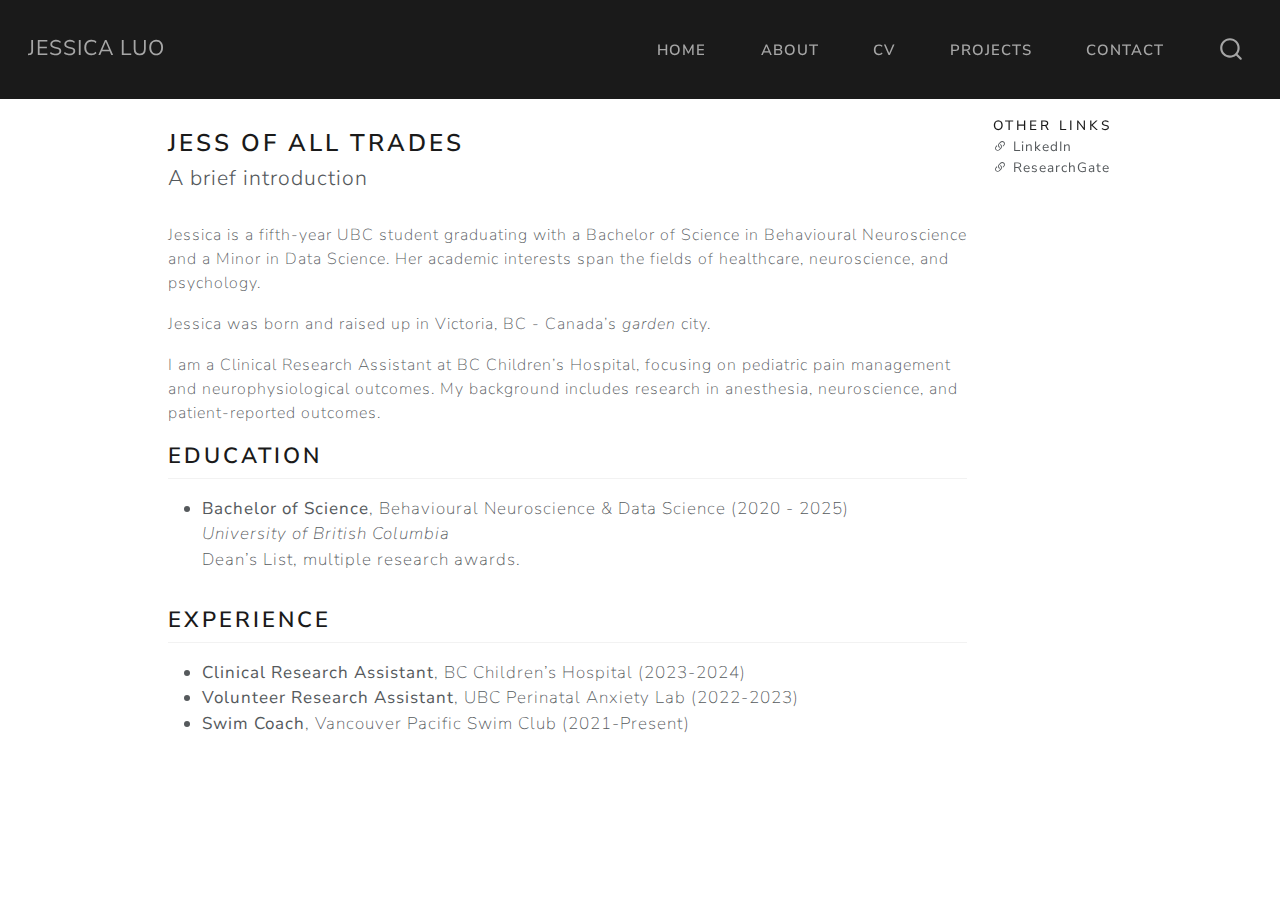
<file: docs/about.html>
<!DOCTYPE html>
<html xmlns="http://www.w3.org/1999/xhtml" lang="en" xml:lang="en"><head>

<meta charset="utf-8">
<meta name="generator" content="quarto-1.6.40">

<meta name="viewport" content="width=device-width, initial-scale=1.0, user-scalable=yes">


<title>Jess of All Trades – Jessica Luo</title>
<style>
code{white-space: pre-wrap;}
span.smallcaps{font-variant: small-caps;}
div.columns{display: flex; gap: min(4vw, 1.5em);}
div.column{flex: auto; overflow-x: auto;}
div.hanging-indent{margin-left: 1.5em; text-indent: -1.5em;}
ul.task-list{list-style: none;}
ul.task-list li input[type="checkbox"] {
  width: 0.8em;
  margin: 0 0.8em 0.2em -1em; /* quarto-specific, see https://github.com/quarto-dev/quarto-cli/issues/4556 */ 
  vertical-align: middle;
}
</style>


<script src="site_libs/quarto-nav/quarto-nav.js"></script>
<script src="site_libs/quarto-nav/headroom.min.js"></script>
<script src="site_libs/clipboard/clipboard.min.js"></script>
<script src="site_libs/quarto-search/autocomplete.umd.js"></script>
<script src="site_libs/quarto-search/fuse.min.js"></script>
<script src="site_libs/quarto-search/quarto-search.js"></script>
<meta name="quarto:offset" content="./">
<script src="site_libs/quarto-html/quarto.js"></script>
<script src="site_libs/quarto-html/popper.min.js"></script>
<script src="site_libs/quarto-html/tippy.umd.min.js"></script>
<script src="site_libs/quarto-html/anchor.min.js"></script>
<link href="site_libs/quarto-html/tippy.css" rel="stylesheet">
<link href="site_libs/quarto-html/quarto-syntax-highlighting-549806ee2085284f45b00abea8c6df48.css" rel="stylesheet" id="quarto-text-highlighting-styles">
<script src="site_libs/bootstrap/bootstrap.min.js"></script>
<link href="site_libs/bootstrap/bootstrap-icons.css" rel="stylesheet">
<link href="site_libs/bootstrap/bootstrap-881dbf22b6519a92eba1056030b61ac1.min.css" rel="stylesheet" append-hash="true" id="quarto-bootstrap" data-mode="light">
<script id="quarto-search-options" type="application/json">{
  "location": "navbar",
  "copy-button": false,
  "collapse-after": 3,
  "panel-placement": "end",
  "type": "overlay",
  "limit": 50,
  "keyboard-shortcut": [
    "f",
    "/",
    "s"
  ],
  "show-item-context": false,
  "language": {
    "search-no-results-text": "No results",
    "search-matching-documents-text": "matching documents",
    "search-copy-link-title": "Copy link to search",
    "search-hide-matches-text": "Hide additional matches",
    "search-more-match-text": "more match in this document",
    "search-more-matches-text": "more matches in this document",
    "search-clear-button-title": "Clear",
    "search-text-placeholder": "",
    "search-detached-cancel-button-title": "Cancel",
    "search-submit-button-title": "Submit",
    "search-label": "Search"
  }
}</script>
<style>html{ scroll-behavior: smooth; }</style>


<link rel="stylesheet" href="styles.css">
</head>

<body class="nav-fixed">

<div id="quarto-search-results"></div>
  <header id="quarto-header" class="headroom fixed-top">
    <nav class="navbar navbar-expand-lg " data-bs-theme="dark">
      <div class="navbar-container container-fluid">
      <div class="navbar-brand-container mx-auto">
    <a class="navbar-brand" href="./index.html">
    <span class="navbar-title">Jessica Luo</span>
    </a>
  </div>
            <div id="quarto-search" class="" title="Search"></div>
          <button class="navbar-toggler" type="button" data-bs-toggle="collapse" data-bs-target="#navbarCollapse" aria-controls="navbarCollapse" role="menu" aria-expanded="false" aria-label="Toggle navigation" onclick="if (window.quartoToggleHeadroom) { window.quartoToggleHeadroom(); }">
  <span class="navbar-toggler-icon"></span>
</button>
          <div class="collapse navbar-collapse" id="navbarCollapse">
            <ul class="navbar-nav navbar-nav-scroll ms-auto">
  <li class="nav-item">
    <a class="nav-link" href="./index.html"> 
<span class="menu-text">home</span></a>
  </li>  
  <li class="nav-item">
    <a class="nav-link active" href="./about.html" aria-current="page"> 
<span class="menu-text">about</span></a>
  </li>  
  <li class="nav-item">
    <a class="nav-link" href="./research.html"> 
<span class="menu-text">CV</span></a>
  </li>  
  <li class="nav-item">
    <a class="nav-link" href="./projects.html"> 
<span class="menu-text">projects</span></a>
  </li>  
  <li class="nav-item">
    <a class="nav-link" href="./contact.html"> 
<span class="menu-text">contact</span></a>
  </li>  
</ul>
          </div> <!-- /navcollapse -->
            <div class="quarto-navbar-tools">
</div>
      </div> <!-- /container-fluid -->
    </nav>
</header>
<!-- content -->
<div id="quarto-content" class="quarto-container page-columns page-rows-contents page-layout-article page-navbar">
<!-- sidebar -->
<!-- margin-sidebar -->
    <div id="quarto-margin-sidebar" class="sidebar margin-sidebar">
    <div class="quarto-other-links"><h2>Other Links</h2><ul><li><a href="https://www.linkedin.com/in/luo-jessica/"><i class="bi bi-link-45deg"></i>LinkedIn</a></li><li><a href="https://www.researchgate.net/profile/Jessica-Luo-12"><i class="bi bi-link-45deg"></i>ResearchGate</a></li></ul></div></div>
<!-- main -->
<main class="content" id="quarto-document-content">

<header id="title-block-header" class="quarto-title-block default">
<div class="quarto-title">
<h1 class="title">Jess of All Trades</h1>
<p class="subtitle lead">A brief introduction</p>
</div>



<div class="quarto-title-meta">

    
  
    
  </div>
  


</header>


<p>Jessica is a fifth-year UBC student graduating with a Bachelor of Science in Behavioural Neuroscience and a Minor in Data Science. Her academic interests span the fields of healthcare, neuroscience, and psychology.</p>
<p>Jessica was born and raised up in Victoria, BC - Canada’s <em>garden</em> city.</p>
<p>I am a Clinical Research Assistant at BC Children’s Hospital, focusing on pediatric pain management and neurophysiological outcomes. My background includes research in anesthesia, neuroscience, and patient-reported outcomes.</p>
<section id="education" class="level2">
<h2 class="anchored" data-anchor-id="education">Education</h2>
<ul>
<li><strong>Bachelor of Science</strong>, Behavioural Neuroscience &amp; Data Science (2020 - 2025)<br>
<em>University of British Columbia</em><br>
Dean’s List, multiple research awards.</li>
</ul>
</section>
<section id="experience" class="level2">
<h2 class="anchored" data-anchor-id="experience">Experience</h2>
<ul>
<li><strong>Clinical Research Assistant</strong>, BC Children’s Hospital (2023-2024)<br>
</li>
<li><strong>Volunteer Research Assistant</strong>, UBC Perinatal Anxiety Lab (2022-2023)<br>
</li>
<li><strong>Swim Coach</strong>, Vancouver Pacific Swim Club (2021-Present)</li>
</ul>


</section>

</main> <!-- /main -->
<script id="quarto-html-after-body" type="application/javascript">
window.document.addEventListener("DOMContentLoaded", function (event) {
  const toggleBodyColorMode = (bsSheetEl) => {
    const mode = bsSheetEl.getAttribute("data-mode");
    const bodyEl = window.document.querySelector("body");
    if (mode === "dark") {
      bodyEl.classList.add("quarto-dark");
      bodyEl.classList.remove("quarto-light");
    } else {
      bodyEl.classList.add("quarto-light");
      bodyEl.classList.remove("quarto-dark");
    }
  }
  const toggleBodyColorPrimary = () => {
    const bsSheetEl = window.document.querySelector("link#quarto-bootstrap");
    if (bsSheetEl) {
      toggleBodyColorMode(bsSheetEl);
    }
  }
  toggleBodyColorPrimary();  
  const icon = "";
  const anchorJS = new window.AnchorJS();
  anchorJS.options = {
    placement: 'right',
    icon: icon
  };
  anchorJS.add('.anchored');
  const isCodeAnnotation = (el) => {
    for (const clz of el.classList) {
      if (clz.startsWith('code-annotation-')) {                     
        return true;
      }
    }
    return false;
  }
  const onCopySuccess = function(e) {
    // button target
    const button = e.trigger;
    // don't keep focus
    button.blur();
    // flash "checked"
    button.classList.add('code-copy-button-checked');
    var currentTitle = button.getAttribute("title");
    button.setAttribute("title", "Copied!");
    let tooltip;
    if (window.bootstrap) {
      button.setAttribute("data-bs-toggle", "tooltip");
      button.setAttribute("data-bs-placement", "left");
      button.setAttribute("data-bs-title", "Copied!");
      tooltip = new bootstrap.Tooltip(button, 
        { trigger: "manual", 
          customClass: "code-copy-button-tooltip",
          offset: [0, -8]});
      tooltip.show();    
    }
    setTimeout(function() {
      if (tooltip) {
        tooltip.hide();
        button.removeAttribute("data-bs-title");
        button.removeAttribute("data-bs-toggle");
        button.removeAttribute("data-bs-placement");
      }
      button.setAttribute("title", currentTitle);
      button.classList.remove('code-copy-button-checked');
    }, 1000);
    // clear code selection
    e.clearSelection();
  }
  const getTextToCopy = function(trigger) {
      const codeEl = trigger.previousElementSibling.cloneNode(true);
      for (const childEl of codeEl.children) {
        if (isCodeAnnotation(childEl)) {
          childEl.remove();
        }
      }
      return codeEl.innerText;
  }
  const clipboard = new window.ClipboardJS('.code-copy-button:not([data-in-quarto-modal])', {
    text: getTextToCopy
  });
  clipboard.on('success', onCopySuccess);
  if (window.document.getElementById('quarto-embedded-source-code-modal')) {
    const clipboardModal = new window.ClipboardJS('.code-copy-button[data-in-quarto-modal]', {
      text: getTextToCopy,
      container: window.document.getElementById('quarto-embedded-source-code-modal')
    });
    clipboardModal.on('success', onCopySuccess);
  }
    var localhostRegex = new RegExp(/^(?:http|https):\/\/localhost\:?[0-9]*\//);
    var mailtoRegex = new RegExp(/^mailto:/);
      var filterRegex = new RegExp('/' + window.location.host + '/');
    var isInternal = (href) => {
        return filterRegex.test(href) || localhostRegex.test(href) || mailtoRegex.test(href);
    }
    // Inspect non-navigation links and adorn them if external
 	var links = window.document.querySelectorAll('a[href]:not(.nav-link):not(.navbar-brand):not(.toc-action):not(.sidebar-link):not(.sidebar-item-toggle):not(.pagination-link):not(.no-external):not([aria-hidden]):not(.dropdown-item):not(.quarto-navigation-tool):not(.about-link)');
    for (var i=0; i<links.length; i++) {
      const link = links[i];
      if (!isInternal(link.href)) {
        // undo the damage that might have been done by quarto-nav.js in the case of
        // links that we want to consider external
        if (link.dataset.originalHref !== undefined) {
          link.href = link.dataset.originalHref;
        }
          // target, if specified
          link.setAttribute("target", "_blank");
          if (link.getAttribute("rel") === null) {
            link.setAttribute("rel", "noopener");
          }
      }
    }
  function tippyHover(el, contentFn, onTriggerFn, onUntriggerFn) {
    const config = {
      allowHTML: true,
      maxWidth: 500,
      delay: 100,
      arrow: false,
      appendTo: function(el) {
          return el.parentElement;
      },
      interactive: true,
      interactiveBorder: 10,
      theme: 'quarto',
      placement: 'bottom-start',
    };
    if (contentFn) {
      config.content = contentFn;
    }
    if (onTriggerFn) {
      config.onTrigger = onTriggerFn;
    }
    if (onUntriggerFn) {
      config.onUntrigger = onUntriggerFn;
    }
    window.tippy(el, config); 
  }
  const noterefs = window.document.querySelectorAll('a[role="doc-noteref"]');
  for (var i=0; i<noterefs.length; i++) {
    const ref = noterefs[i];
    tippyHover(ref, function() {
      // use id or data attribute instead here
      let href = ref.getAttribute('data-footnote-href') || ref.getAttribute('href');
      try { href = new URL(href).hash; } catch {}
      const id = href.replace(/^#\/?/, "");
      const note = window.document.getElementById(id);
      if (note) {
        return note.innerHTML;
      } else {
        return "";
      }
    });
  }
  const xrefs = window.document.querySelectorAll('a.quarto-xref');
  const processXRef = (id, note) => {
    // Strip column container classes
    const stripColumnClz = (el) => {
      el.classList.remove("page-full", "page-columns");
      if (el.children) {
        for (const child of el.children) {
          stripColumnClz(child);
        }
      }
    }
    stripColumnClz(note)
    if (id === null || id.startsWith('sec-')) {
      // Special case sections, only their first couple elements
      const container = document.createElement("div");
      if (note.children && note.children.length > 2) {
        container.appendChild(note.children[0].cloneNode(true));
        for (let i = 1; i < note.children.length; i++) {
          const child = note.children[i];
          if (child.tagName === "P" && child.innerText === "") {
            continue;
          } else {
            container.appendChild(child.cloneNode(true));
            break;
          }
        }
        if (window.Quarto?.typesetMath) {
          window.Quarto.typesetMath(container);
        }
        return container.innerHTML
      } else {
        if (window.Quarto?.typesetMath) {
          window.Quarto.typesetMath(note);
        }
        return note.innerHTML;
      }
    } else {
      // Remove any anchor links if they are present
      const anchorLink = note.querySelector('a.anchorjs-link');
      if (anchorLink) {
        anchorLink.remove();
      }
      if (window.Quarto?.typesetMath) {
        window.Quarto.typesetMath(note);
      }
      if (note.classList.contains("callout")) {
        return note.outerHTML;
      } else {
        return note.innerHTML;
      }
    }
  }
  for (var i=0; i<xrefs.length; i++) {
    const xref = xrefs[i];
    tippyHover(xref, undefined, function(instance) {
      instance.disable();
      let url = xref.getAttribute('href');
      let hash = undefined; 
      if (url.startsWith('#')) {
        hash = url;
      } else {
        try { hash = new URL(url).hash; } catch {}
      }
      if (hash) {
        const id = hash.replace(/^#\/?/, "");
        const note = window.document.getElementById(id);
        if (note !== null) {
          try {
            const html = processXRef(id, note.cloneNode(true));
            instance.setContent(html);
          } finally {
            instance.enable();
            instance.show();
          }
        } else {
          // See if we can fetch this
          fetch(url.split('#')[0])
          .then(res => res.text())
          .then(html => {
            const parser = new DOMParser();
            const htmlDoc = parser.parseFromString(html, "text/html");
            const note = htmlDoc.getElementById(id);
            if (note !== null) {
              const html = processXRef(id, note);
              instance.setContent(html);
            } 
          }).finally(() => {
            instance.enable();
            instance.show();
          });
        }
      } else {
        // See if we can fetch a full url (with no hash to target)
        // This is a special case and we should probably do some content thinning / targeting
        fetch(url)
        .then(res => res.text())
        .then(html => {
          const parser = new DOMParser();
          const htmlDoc = parser.parseFromString(html, "text/html");
          const note = htmlDoc.querySelector('main.content');
          if (note !== null) {
            // This should only happen for chapter cross references
            // (since there is no id in the URL)
            // remove the first header
            if (note.children.length > 0 && note.children[0].tagName === "HEADER") {
              note.children[0].remove();
            }
            const html = processXRef(null, note);
            instance.setContent(html);
          } 
        }).finally(() => {
          instance.enable();
          instance.show();
        });
      }
    }, function(instance) {
    });
  }
      let selectedAnnoteEl;
      const selectorForAnnotation = ( cell, annotation) => {
        let cellAttr = 'data-code-cell="' + cell + '"';
        let lineAttr = 'data-code-annotation="' +  annotation + '"';
        const selector = 'span[' + cellAttr + '][' + lineAttr + ']';
        return selector;
      }
      const selectCodeLines = (annoteEl) => {
        const doc = window.document;
        const targetCell = annoteEl.getAttribute("data-target-cell");
        const targetAnnotation = annoteEl.getAttribute("data-target-annotation");
        const annoteSpan = window.document.querySelector(selectorForAnnotation(targetCell, targetAnnotation));
        const lines = annoteSpan.getAttribute("data-code-lines").split(",");
        const lineIds = lines.map((line) => {
          return targetCell + "-" + line;
        })
        let top = null;
        let height = null;
        let parent = null;
        if (lineIds.length > 0) {
            //compute the position of the single el (top and bottom and make a div)
            const el = window.document.getElementById(lineIds[0]);
            top = el.offsetTop;
            height = el.offsetHeight;
            parent = el.parentElement.parentElement;
          if (lineIds.length > 1) {
            const lastEl = window.document.getElementById(lineIds[lineIds.length - 1]);
            const bottom = lastEl.offsetTop + lastEl.offsetHeight;
            height = bottom - top;
          }
          if (top !== null && height !== null && parent !== null) {
            // cook up a div (if necessary) and position it 
            let div = window.document.getElementById("code-annotation-line-highlight");
            if (div === null) {
              div = window.document.createElement("div");
              div.setAttribute("id", "code-annotation-line-highlight");
              div.style.position = 'absolute';
              parent.appendChild(div);
            }
            div.style.top = top - 2 + "px";
            div.style.height = height + 4 + "px";
            div.style.left = 0;
            let gutterDiv = window.document.getElementById("code-annotation-line-highlight-gutter");
            if (gutterDiv === null) {
              gutterDiv = window.document.createElement("div");
              gutterDiv.setAttribute("id", "code-annotation-line-highlight-gutter");
              gutterDiv.style.position = 'absolute';
              const codeCell = window.document.getElementById(targetCell);
              const gutter = codeCell.querySelector('.code-annotation-gutter');
              gutter.appendChild(gutterDiv);
            }
            gutterDiv.style.top = top - 2 + "px";
            gutterDiv.style.height = height + 4 + "px";
          }
          selectedAnnoteEl = annoteEl;
        }
      };
      const unselectCodeLines = () => {
        const elementsIds = ["code-annotation-line-highlight", "code-annotation-line-highlight-gutter"];
        elementsIds.forEach((elId) => {
          const div = window.document.getElementById(elId);
          if (div) {
            div.remove();
          }
        });
        selectedAnnoteEl = undefined;
      };
        // Handle positioning of the toggle
    window.addEventListener(
      "resize",
      throttle(() => {
        elRect = undefined;
        if (selectedAnnoteEl) {
          selectCodeLines(selectedAnnoteEl);
        }
      }, 10)
    );
    function throttle(fn, ms) {
    let throttle = false;
    let timer;
      return (...args) => {
        if(!throttle) { // first call gets through
            fn.apply(this, args);
            throttle = true;
        } else { // all the others get throttled
            if(timer) clearTimeout(timer); // cancel #2
            timer = setTimeout(() => {
              fn.apply(this, args);
              timer = throttle = false;
            }, ms);
        }
      };
    }
      // Attach click handler to the DT
      const annoteDls = window.document.querySelectorAll('dt[data-target-cell]');
      for (const annoteDlNode of annoteDls) {
        annoteDlNode.addEventListener('click', (event) => {
          const clickedEl = event.target;
          if (clickedEl !== selectedAnnoteEl) {
            unselectCodeLines();
            const activeEl = window.document.querySelector('dt[data-target-cell].code-annotation-active');
            if (activeEl) {
              activeEl.classList.remove('code-annotation-active');
            }
            selectCodeLines(clickedEl);
            clickedEl.classList.add('code-annotation-active');
          } else {
            // Unselect the line
            unselectCodeLines();
            clickedEl.classList.remove('code-annotation-active');
          }
        });
      }
  const findCites = (el) => {
    const parentEl = el.parentElement;
    if (parentEl) {
      const cites = parentEl.dataset.cites;
      if (cites) {
        return {
          el,
          cites: cites.split(' ')
        };
      } else {
        return findCites(el.parentElement)
      }
    } else {
      return undefined;
    }
  };
  var bibliorefs = window.document.querySelectorAll('a[role="doc-biblioref"]');
  for (var i=0; i<bibliorefs.length; i++) {
    const ref = bibliorefs[i];
    const citeInfo = findCites(ref);
    if (citeInfo) {
      tippyHover(citeInfo.el, function() {
        var popup = window.document.createElement('div');
        citeInfo.cites.forEach(function(cite) {
          var citeDiv = window.document.createElement('div');
          citeDiv.classList.add('hanging-indent');
          citeDiv.classList.add('csl-entry');
          var biblioDiv = window.document.getElementById('ref-' + cite);
          if (biblioDiv) {
            citeDiv.innerHTML = biblioDiv.innerHTML;
          }
          popup.appendChild(citeDiv);
        });
        return popup.innerHTML;
      });
    }
  }
});
</script>
</div> <!-- /content -->




<script src="site_libs/quarto-html/zenscroll-min.js"></script>
</body></html>
</file>
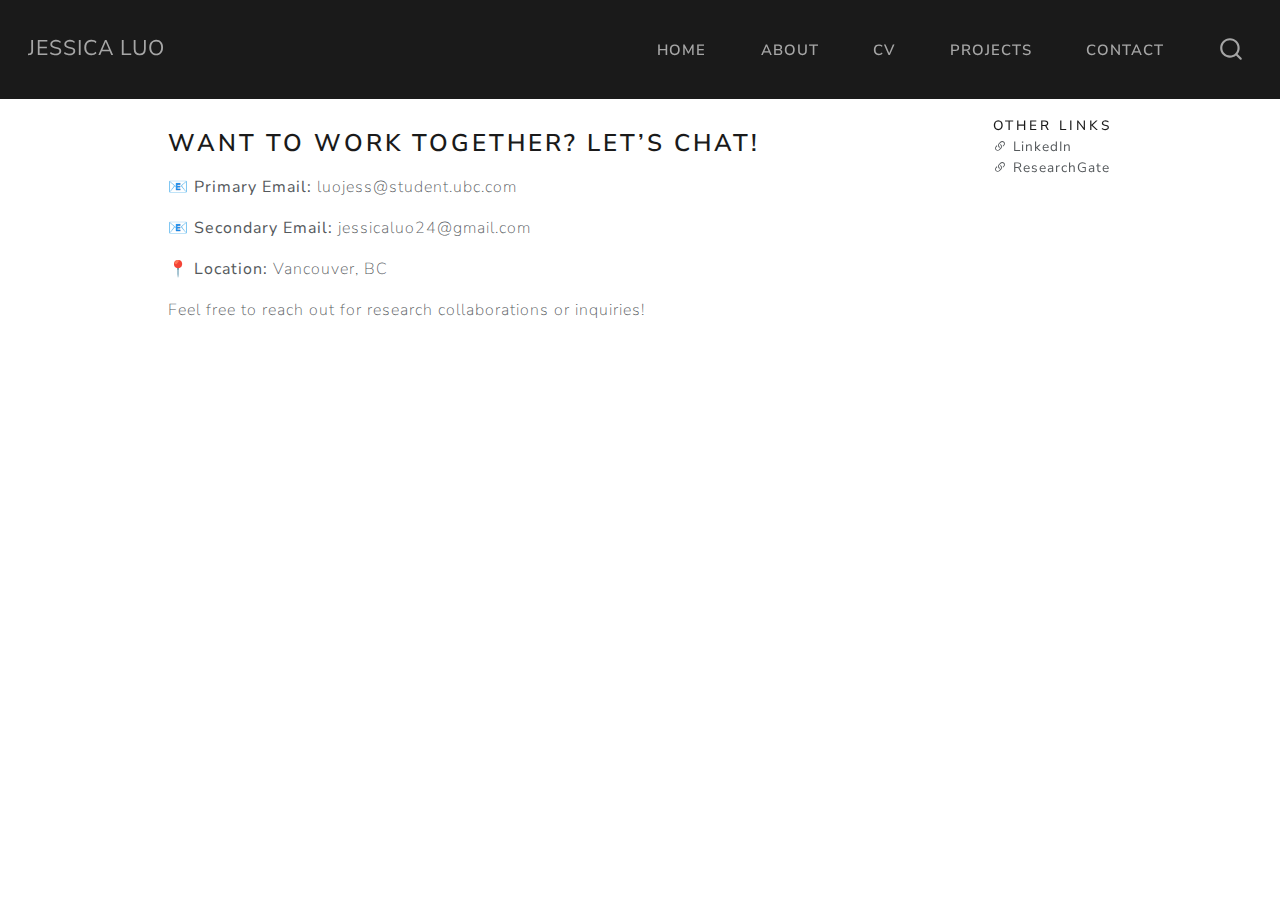
<file: docs/contact.html>
<!DOCTYPE html>
<html xmlns="http://www.w3.org/1999/xhtml" lang="en" xml:lang="en"><head>

<meta charset="utf-8">
<meta name="generator" content="quarto-1.6.40">

<meta name="viewport" content="width=device-width, initial-scale=1.0, user-scalable=yes">


<title>Want to work together? Let’s chat! – Jessica Luo</title>
<style>
code{white-space: pre-wrap;}
span.smallcaps{font-variant: small-caps;}
div.columns{display: flex; gap: min(4vw, 1.5em);}
div.column{flex: auto; overflow-x: auto;}
div.hanging-indent{margin-left: 1.5em; text-indent: -1.5em;}
ul.task-list{list-style: none;}
ul.task-list li input[type="checkbox"] {
  width: 0.8em;
  margin: 0 0.8em 0.2em -1em; /* quarto-specific, see https://github.com/quarto-dev/quarto-cli/issues/4556 */ 
  vertical-align: middle;
}
</style>


<script src="site_libs/quarto-nav/quarto-nav.js"></script>
<script src="site_libs/quarto-nav/headroom.min.js"></script>
<script src="site_libs/clipboard/clipboard.min.js"></script>
<script src="site_libs/quarto-search/autocomplete.umd.js"></script>
<script src="site_libs/quarto-search/fuse.min.js"></script>
<script src="site_libs/quarto-search/quarto-search.js"></script>
<meta name="quarto:offset" content="./">
<script src="site_libs/quarto-html/quarto.js"></script>
<script src="site_libs/quarto-html/popper.min.js"></script>
<script src="site_libs/quarto-html/tippy.umd.min.js"></script>
<script src="site_libs/quarto-html/anchor.min.js"></script>
<link href="site_libs/quarto-html/tippy.css" rel="stylesheet">
<link href="site_libs/quarto-html/quarto-syntax-highlighting-549806ee2085284f45b00abea8c6df48.css" rel="stylesheet" id="quarto-text-highlighting-styles">
<script src="site_libs/bootstrap/bootstrap.min.js"></script>
<link href="site_libs/bootstrap/bootstrap-icons.css" rel="stylesheet">
<link href="site_libs/bootstrap/bootstrap-881dbf22b6519a92eba1056030b61ac1.min.css" rel="stylesheet" append-hash="true" id="quarto-bootstrap" data-mode="light">
<script id="quarto-search-options" type="application/json">{
  "location": "navbar",
  "copy-button": false,
  "collapse-after": 3,
  "panel-placement": "end",
  "type": "overlay",
  "limit": 50,
  "keyboard-shortcut": [
    "f",
    "/",
    "s"
  ],
  "show-item-context": false,
  "language": {
    "search-no-results-text": "No results",
    "search-matching-documents-text": "matching documents",
    "search-copy-link-title": "Copy link to search",
    "search-hide-matches-text": "Hide additional matches",
    "search-more-match-text": "more match in this document",
    "search-more-matches-text": "more matches in this document",
    "search-clear-button-title": "Clear",
    "search-text-placeholder": "",
    "search-detached-cancel-button-title": "Cancel",
    "search-submit-button-title": "Submit",
    "search-label": "Search"
  }
}</script>
<style>html{ scroll-behavior: smooth; }</style>


<link rel="stylesheet" href="styles.css">
</head>

<body class="nav-fixed">

<div id="quarto-search-results"></div>
  <header id="quarto-header" class="headroom fixed-top">
    <nav class="navbar navbar-expand-lg " data-bs-theme="dark">
      <div class="navbar-container container-fluid">
      <div class="navbar-brand-container mx-auto">
    <a class="navbar-brand" href="./index.html">
    <span class="navbar-title">Jessica Luo</span>
    </a>
  </div>
            <div id="quarto-search" class="" title="Search"></div>
          <button class="navbar-toggler" type="button" data-bs-toggle="collapse" data-bs-target="#navbarCollapse" aria-controls="navbarCollapse" role="menu" aria-expanded="false" aria-label="Toggle navigation" onclick="if (window.quartoToggleHeadroom) { window.quartoToggleHeadroom(); }">
  <span class="navbar-toggler-icon"></span>
</button>
          <div class="collapse navbar-collapse" id="navbarCollapse">
            <ul class="navbar-nav navbar-nav-scroll ms-auto">
  <li class="nav-item">
    <a class="nav-link" href="./index.html"> 
<span class="menu-text">home</span></a>
  </li>  
  <li class="nav-item">
    <a class="nav-link" href="./about.html"> 
<span class="menu-text">about</span></a>
  </li>  
  <li class="nav-item">
    <a class="nav-link" href="./research.html"> 
<span class="menu-text">CV</span></a>
  </li>  
  <li class="nav-item">
    <a class="nav-link" href="./projects.html"> 
<span class="menu-text">projects</span></a>
  </li>  
  <li class="nav-item">
    <a class="nav-link active" href="./contact.html" aria-current="page"> 
<span class="menu-text">contact</span></a>
  </li>  
</ul>
          </div> <!-- /navcollapse -->
            <div class="quarto-navbar-tools">
</div>
      </div> <!-- /container-fluid -->
    </nav>
</header>
<!-- content -->
<div id="quarto-content" class="quarto-container page-columns page-rows-contents page-layout-article page-navbar">
<!-- sidebar -->
<!-- margin-sidebar -->
    <div id="quarto-margin-sidebar" class="sidebar margin-sidebar">
    <div class="quarto-other-links"><h2>Other Links</h2><ul><li><a href="https://www.linkedin.com/in/luo-jessica/"><i class="bi bi-link-45deg"></i>LinkedIn</a></li><li><a href="https://www.researchgate.net/profile/Jessica-Luo-12"><i class="bi bi-link-45deg"></i>ResearchGate</a></li></ul></div></div>
<!-- main -->
<main class="content" id="quarto-document-content">

<header id="title-block-header" class="quarto-title-block default">
<div class="quarto-title">
<h1 class="title">Want to work together? Let’s chat!</h1>
</div>



<div class="quarto-title-meta">

    
  
    
  </div>
  


</header>


<p>📧 <strong>Primary Email:</strong> luojess@student.ubc.com</p>
<p>📧 <strong>Secondary Email:</strong> jessicaluo24@gmail.com</p>
<p>📍 <strong>Location:</strong> Vancouver, BC</p>
<p>Feel free to reach out for research collaborations or inquiries!</p>



</main> <!-- /main -->
<script id="quarto-html-after-body" type="application/javascript">
window.document.addEventListener("DOMContentLoaded", function (event) {
  const toggleBodyColorMode = (bsSheetEl) => {
    const mode = bsSheetEl.getAttribute("data-mode");
    const bodyEl = window.document.querySelector("body");
    if (mode === "dark") {
      bodyEl.classList.add("quarto-dark");
      bodyEl.classList.remove("quarto-light");
    } else {
      bodyEl.classList.add("quarto-light");
      bodyEl.classList.remove("quarto-dark");
    }
  }
  const toggleBodyColorPrimary = () => {
    const bsSheetEl = window.document.querySelector("link#quarto-bootstrap");
    if (bsSheetEl) {
      toggleBodyColorMode(bsSheetEl);
    }
  }
  toggleBodyColorPrimary();  
  const icon = "";
  const anchorJS = new window.AnchorJS();
  anchorJS.options = {
    placement: 'right',
    icon: icon
  };
  anchorJS.add('.anchored');
  const isCodeAnnotation = (el) => {
    for (const clz of el.classList) {
      if (clz.startsWith('code-annotation-')) {                     
        return true;
      }
    }
    return false;
  }
  const onCopySuccess = function(e) {
    // button target
    const button = e.trigger;
    // don't keep focus
    button.blur();
    // flash "checked"
    button.classList.add('code-copy-button-checked');
    var currentTitle = button.getAttribute("title");
    button.setAttribute("title", "Copied!");
    let tooltip;
    if (window.bootstrap) {
      button.setAttribute("data-bs-toggle", "tooltip");
      button.setAttribute("data-bs-placement", "left");
      button.setAttribute("data-bs-title", "Copied!");
      tooltip = new bootstrap.Tooltip(button, 
        { trigger: "manual", 
          customClass: "code-copy-button-tooltip",
          offset: [0, -8]});
      tooltip.show();    
    }
    setTimeout(function() {
      if (tooltip) {
        tooltip.hide();
        button.removeAttribute("data-bs-title");
        button.removeAttribute("data-bs-toggle");
        button.removeAttribute("data-bs-placement");
      }
      button.setAttribute("title", currentTitle);
      button.classList.remove('code-copy-button-checked');
    }, 1000);
    // clear code selection
    e.clearSelection();
  }
  const getTextToCopy = function(trigger) {
      const codeEl = trigger.previousElementSibling.cloneNode(true);
      for (const childEl of codeEl.children) {
        if (isCodeAnnotation(childEl)) {
          childEl.remove();
        }
      }
      return codeEl.innerText;
  }
  const clipboard = new window.ClipboardJS('.code-copy-button:not([data-in-quarto-modal])', {
    text: getTextToCopy
  });
  clipboard.on('success', onCopySuccess);
  if (window.document.getElementById('quarto-embedded-source-code-modal')) {
    const clipboardModal = new window.ClipboardJS('.code-copy-button[data-in-quarto-modal]', {
      text: getTextToCopy,
      container: window.document.getElementById('quarto-embedded-source-code-modal')
    });
    clipboardModal.on('success', onCopySuccess);
  }
    var localhostRegex = new RegExp(/^(?:http|https):\/\/localhost\:?[0-9]*\//);
    var mailtoRegex = new RegExp(/^mailto:/);
      var filterRegex = new RegExp('/' + window.location.host + '/');
    var isInternal = (href) => {
        return filterRegex.test(href) || localhostRegex.test(href) || mailtoRegex.test(href);
    }
    // Inspect non-navigation links and adorn them if external
 	var links = window.document.querySelectorAll('a[href]:not(.nav-link):not(.navbar-brand):not(.toc-action):not(.sidebar-link):not(.sidebar-item-toggle):not(.pagination-link):not(.no-external):not([aria-hidden]):not(.dropdown-item):not(.quarto-navigation-tool):not(.about-link)');
    for (var i=0; i<links.length; i++) {
      const link = links[i];
      if (!isInternal(link.href)) {
        // undo the damage that might have been done by quarto-nav.js in the case of
        // links that we want to consider external
        if (link.dataset.originalHref !== undefined) {
          link.href = link.dataset.originalHref;
        }
          // target, if specified
          link.setAttribute("target", "_blank");
          if (link.getAttribute("rel") === null) {
            link.setAttribute("rel", "noopener");
          }
      }
    }
  function tippyHover(el, contentFn, onTriggerFn, onUntriggerFn) {
    const config = {
      allowHTML: true,
      maxWidth: 500,
      delay: 100,
      arrow: false,
      appendTo: function(el) {
          return el.parentElement;
      },
      interactive: true,
      interactiveBorder: 10,
      theme: 'quarto',
      placement: 'bottom-start',
    };
    if (contentFn) {
      config.content = contentFn;
    }
    if (onTriggerFn) {
      config.onTrigger = onTriggerFn;
    }
    if (onUntriggerFn) {
      config.onUntrigger = onUntriggerFn;
    }
    window.tippy(el, config); 
  }
  const noterefs = window.document.querySelectorAll('a[role="doc-noteref"]');
  for (var i=0; i<noterefs.length; i++) {
    const ref = noterefs[i];
    tippyHover(ref, function() {
      // use id or data attribute instead here
      let href = ref.getAttribute('data-footnote-href') || ref.getAttribute('href');
      try { href = new URL(href).hash; } catch {}
      const id = href.replace(/^#\/?/, "");
      const note = window.document.getElementById(id);
      if (note) {
        return note.innerHTML;
      } else {
        return "";
      }
    });
  }
  const xrefs = window.document.querySelectorAll('a.quarto-xref');
  const processXRef = (id, note) => {
    // Strip column container classes
    const stripColumnClz = (el) => {
      el.classList.remove("page-full", "page-columns");
      if (el.children) {
        for (const child of el.children) {
          stripColumnClz(child);
        }
      }
    }
    stripColumnClz(note)
    if (id === null || id.startsWith('sec-')) {
      // Special case sections, only their first couple elements
      const container = document.createElement("div");
      if (note.children && note.children.length > 2) {
        container.appendChild(note.children[0].cloneNode(true));
        for (let i = 1; i < note.children.length; i++) {
          const child = note.children[i];
          if (child.tagName === "P" && child.innerText === "") {
            continue;
          } else {
            container.appendChild(child.cloneNode(true));
            break;
          }
        }
        if (window.Quarto?.typesetMath) {
          window.Quarto.typesetMath(container);
        }
        return container.innerHTML
      } else {
        if (window.Quarto?.typesetMath) {
          window.Quarto.typesetMath(note);
        }
        return note.innerHTML;
      }
    } else {
      // Remove any anchor links if they are present
      const anchorLink = note.querySelector('a.anchorjs-link');
      if (anchorLink) {
        anchorLink.remove();
      }
      if (window.Quarto?.typesetMath) {
        window.Quarto.typesetMath(note);
      }
      if (note.classList.contains("callout")) {
        return note.outerHTML;
      } else {
        return note.innerHTML;
      }
    }
  }
  for (var i=0; i<xrefs.length; i++) {
    const xref = xrefs[i];
    tippyHover(xref, undefined, function(instance) {
      instance.disable();
      let url = xref.getAttribute('href');
      let hash = undefined; 
      if (url.startsWith('#')) {
        hash = url;
      } else {
        try { hash = new URL(url).hash; } catch {}
      }
      if (hash) {
        const id = hash.replace(/^#\/?/, "");
        const note = window.document.getElementById(id);
        if (note !== null) {
          try {
            const html = processXRef(id, note.cloneNode(true));
            instance.setContent(html);
          } finally {
            instance.enable();
            instance.show();
          }
        } else {
          // See if we can fetch this
          fetch(url.split('#')[0])
          .then(res => res.text())
          .then(html => {
            const parser = new DOMParser();
            const htmlDoc = parser.parseFromString(html, "text/html");
            const note = htmlDoc.getElementById(id);
            if (note !== null) {
              const html = processXRef(id, note);
              instance.setContent(html);
            } 
          }).finally(() => {
            instance.enable();
            instance.show();
          });
        }
      } else {
        // See if we can fetch a full url (with no hash to target)
        // This is a special case and we should probably do some content thinning / targeting
        fetch(url)
        .then(res => res.text())
        .then(html => {
          const parser = new DOMParser();
          const htmlDoc = parser.parseFromString(html, "text/html");
          const note = htmlDoc.querySelector('main.content');
          if (note !== null) {
            // This should only happen for chapter cross references
            // (since there is no id in the URL)
            // remove the first header
            if (note.children.length > 0 && note.children[0].tagName === "HEADER") {
              note.children[0].remove();
            }
            const html = processXRef(null, note);
            instance.setContent(html);
          } 
        }).finally(() => {
          instance.enable();
          instance.show();
        });
      }
    }, function(instance) {
    });
  }
      let selectedAnnoteEl;
      const selectorForAnnotation = ( cell, annotation) => {
        let cellAttr = 'data-code-cell="' + cell + '"';
        let lineAttr = 'data-code-annotation="' +  annotation + '"';
        const selector = 'span[' + cellAttr + '][' + lineAttr + ']';
        return selector;
      }
      const selectCodeLines = (annoteEl) => {
        const doc = window.document;
        const targetCell = annoteEl.getAttribute("data-target-cell");
        const targetAnnotation = annoteEl.getAttribute("data-target-annotation");
        const annoteSpan = window.document.querySelector(selectorForAnnotation(targetCell, targetAnnotation));
        const lines = annoteSpan.getAttribute("data-code-lines").split(",");
        const lineIds = lines.map((line) => {
          return targetCell + "-" + line;
        })
        let top = null;
        let height = null;
        let parent = null;
        if (lineIds.length > 0) {
            //compute the position of the single el (top and bottom and make a div)
            const el = window.document.getElementById(lineIds[0]);
            top = el.offsetTop;
            height = el.offsetHeight;
            parent = el.parentElement.parentElement;
          if (lineIds.length > 1) {
            const lastEl = window.document.getElementById(lineIds[lineIds.length - 1]);
            const bottom = lastEl.offsetTop + lastEl.offsetHeight;
            height = bottom - top;
          }
          if (top !== null && height !== null && parent !== null) {
            // cook up a div (if necessary) and position it 
            let div = window.document.getElementById("code-annotation-line-highlight");
            if (div === null) {
              div = window.document.createElement("div");
              div.setAttribute("id", "code-annotation-line-highlight");
              div.style.position = 'absolute';
              parent.appendChild(div);
            }
            div.style.top = top - 2 + "px";
            div.style.height = height + 4 + "px";
            div.style.left = 0;
            let gutterDiv = window.document.getElementById("code-annotation-line-highlight-gutter");
            if (gutterDiv === null) {
              gutterDiv = window.document.createElement("div");
              gutterDiv.setAttribute("id", "code-annotation-line-highlight-gutter");
              gutterDiv.style.position = 'absolute';
              const codeCell = window.document.getElementById(targetCell);
              const gutter = codeCell.querySelector('.code-annotation-gutter');
              gutter.appendChild(gutterDiv);
            }
            gutterDiv.style.top = top - 2 + "px";
            gutterDiv.style.height = height + 4 + "px";
          }
          selectedAnnoteEl = annoteEl;
        }
      };
      const unselectCodeLines = () => {
        const elementsIds = ["code-annotation-line-highlight", "code-annotation-line-highlight-gutter"];
        elementsIds.forEach((elId) => {
          const div = window.document.getElementById(elId);
          if (div) {
            div.remove();
          }
        });
        selectedAnnoteEl = undefined;
      };
        // Handle positioning of the toggle
    window.addEventListener(
      "resize",
      throttle(() => {
        elRect = undefined;
        if (selectedAnnoteEl) {
          selectCodeLines(selectedAnnoteEl);
        }
      }, 10)
    );
    function throttle(fn, ms) {
    let throttle = false;
    let timer;
      return (...args) => {
        if(!throttle) { // first call gets through
            fn.apply(this, args);
            throttle = true;
        } else { // all the others get throttled
            if(timer) clearTimeout(timer); // cancel #2
            timer = setTimeout(() => {
              fn.apply(this, args);
              timer = throttle = false;
            }, ms);
        }
      };
    }
      // Attach click handler to the DT
      const annoteDls = window.document.querySelectorAll('dt[data-target-cell]');
      for (const annoteDlNode of annoteDls) {
        annoteDlNode.addEventListener('click', (event) => {
          const clickedEl = event.target;
          if (clickedEl !== selectedAnnoteEl) {
            unselectCodeLines();
            const activeEl = window.document.querySelector('dt[data-target-cell].code-annotation-active');
            if (activeEl) {
              activeEl.classList.remove('code-annotation-active');
            }
            selectCodeLines(clickedEl);
            clickedEl.classList.add('code-annotation-active');
          } else {
            // Unselect the line
            unselectCodeLines();
            clickedEl.classList.remove('code-annotation-active');
          }
        });
      }
  const findCites = (el) => {
    const parentEl = el.parentElement;
    if (parentEl) {
      const cites = parentEl.dataset.cites;
      if (cites) {
        return {
          el,
          cites: cites.split(' ')
        };
      } else {
        return findCites(el.parentElement)
      }
    } else {
      return undefined;
    }
  };
  var bibliorefs = window.document.querySelectorAll('a[role="doc-biblioref"]');
  for (var i=0; i<bibliorefs.length; i++) {
    const ref = bibliorefs[i];
    const citeInfo = findCites(ref);
    if (citeInfo) {
      tippyHover(citeInfo.el, function() {
        var popup = window.document.createElement('div');
        citeInfo.cites.forEach(function(cite) {
          var citeDiv = window.document.createElement('div');
          citeDiv.classList.add('hanging-indent');
          citeDiv.classList.add('csl-entry');
          var biblioDiv = window.document.getElementById('ref-' + cite);
          if (biblioDiv) {
            citeDiv.innerHTML = biblioDiv.innerHTML;
          }
          popup.appendChild(citeDiv);
        });
        return popup.innerHTML;
      });
    }
  }
});
</script>
</div> <!-- /content -->




<script src="site_libs/quarto-html/zenscroll-min.js"></script>
</body></html>
</file>
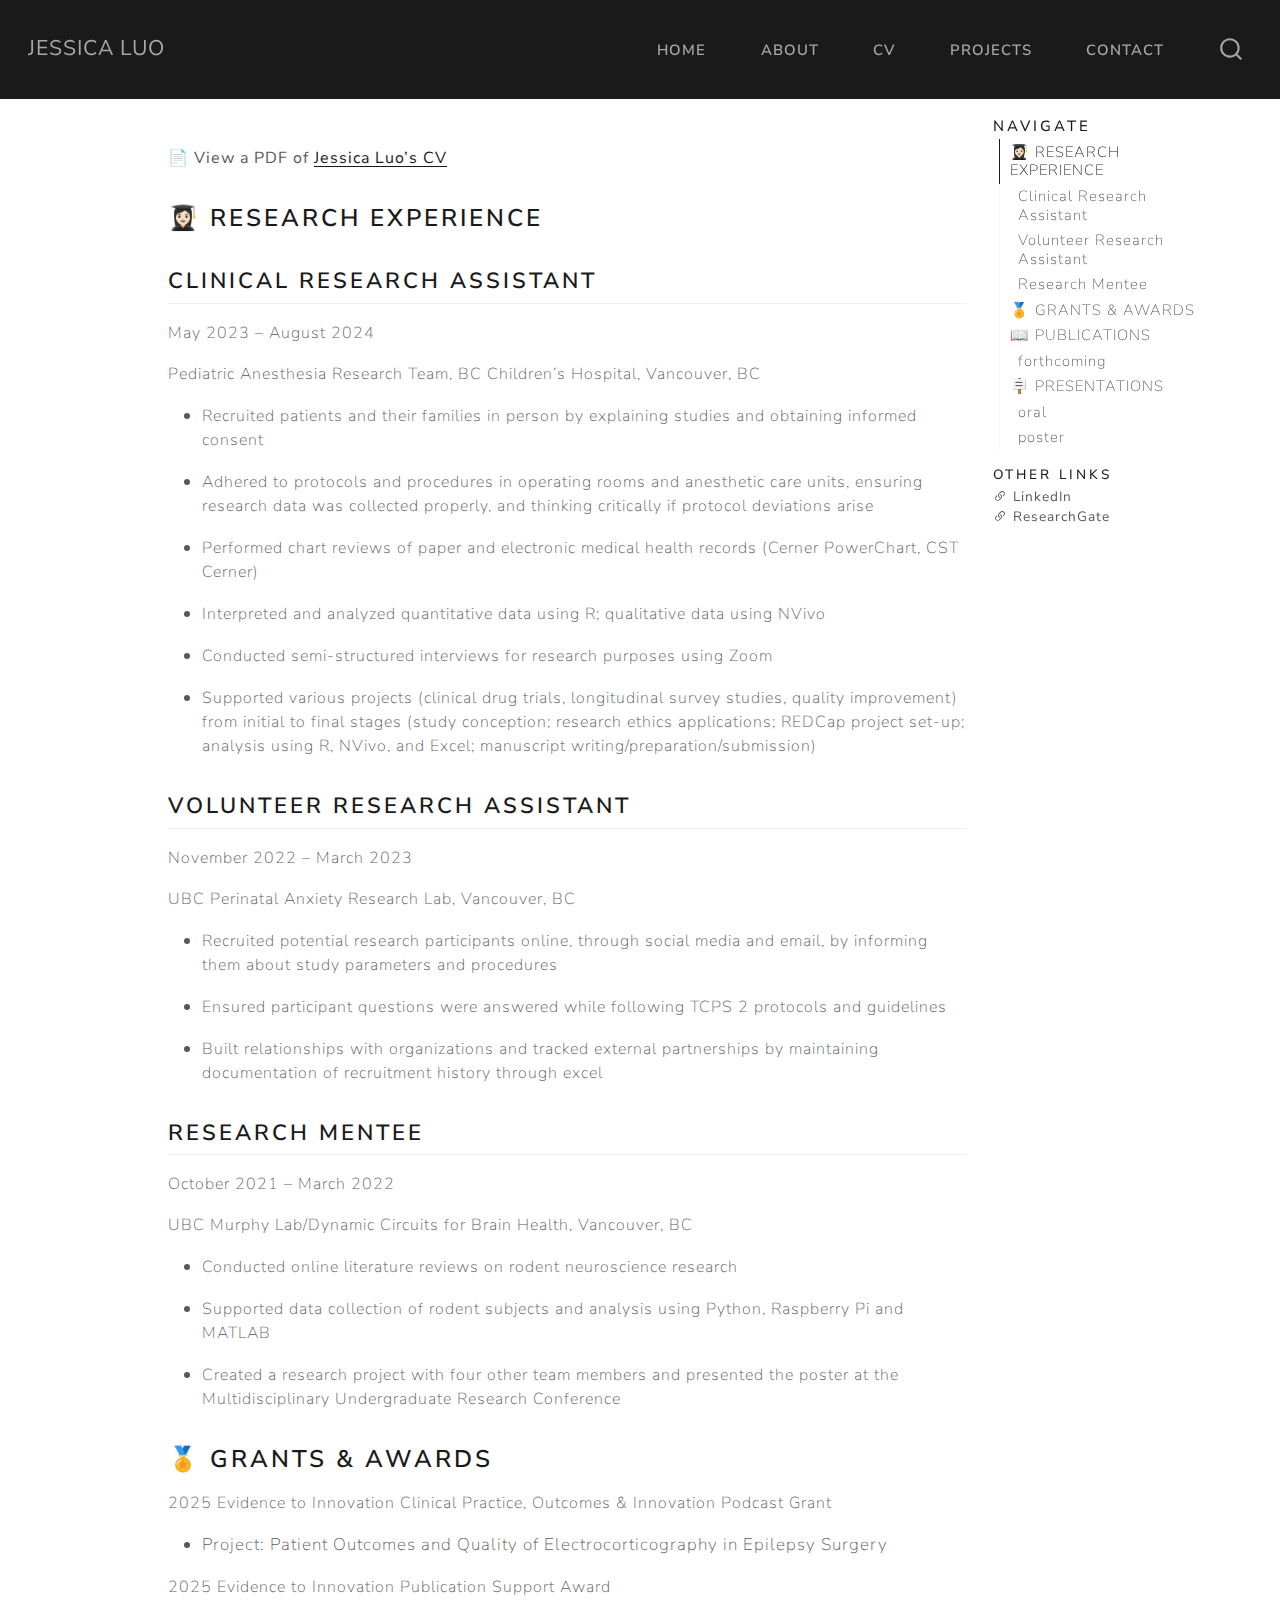
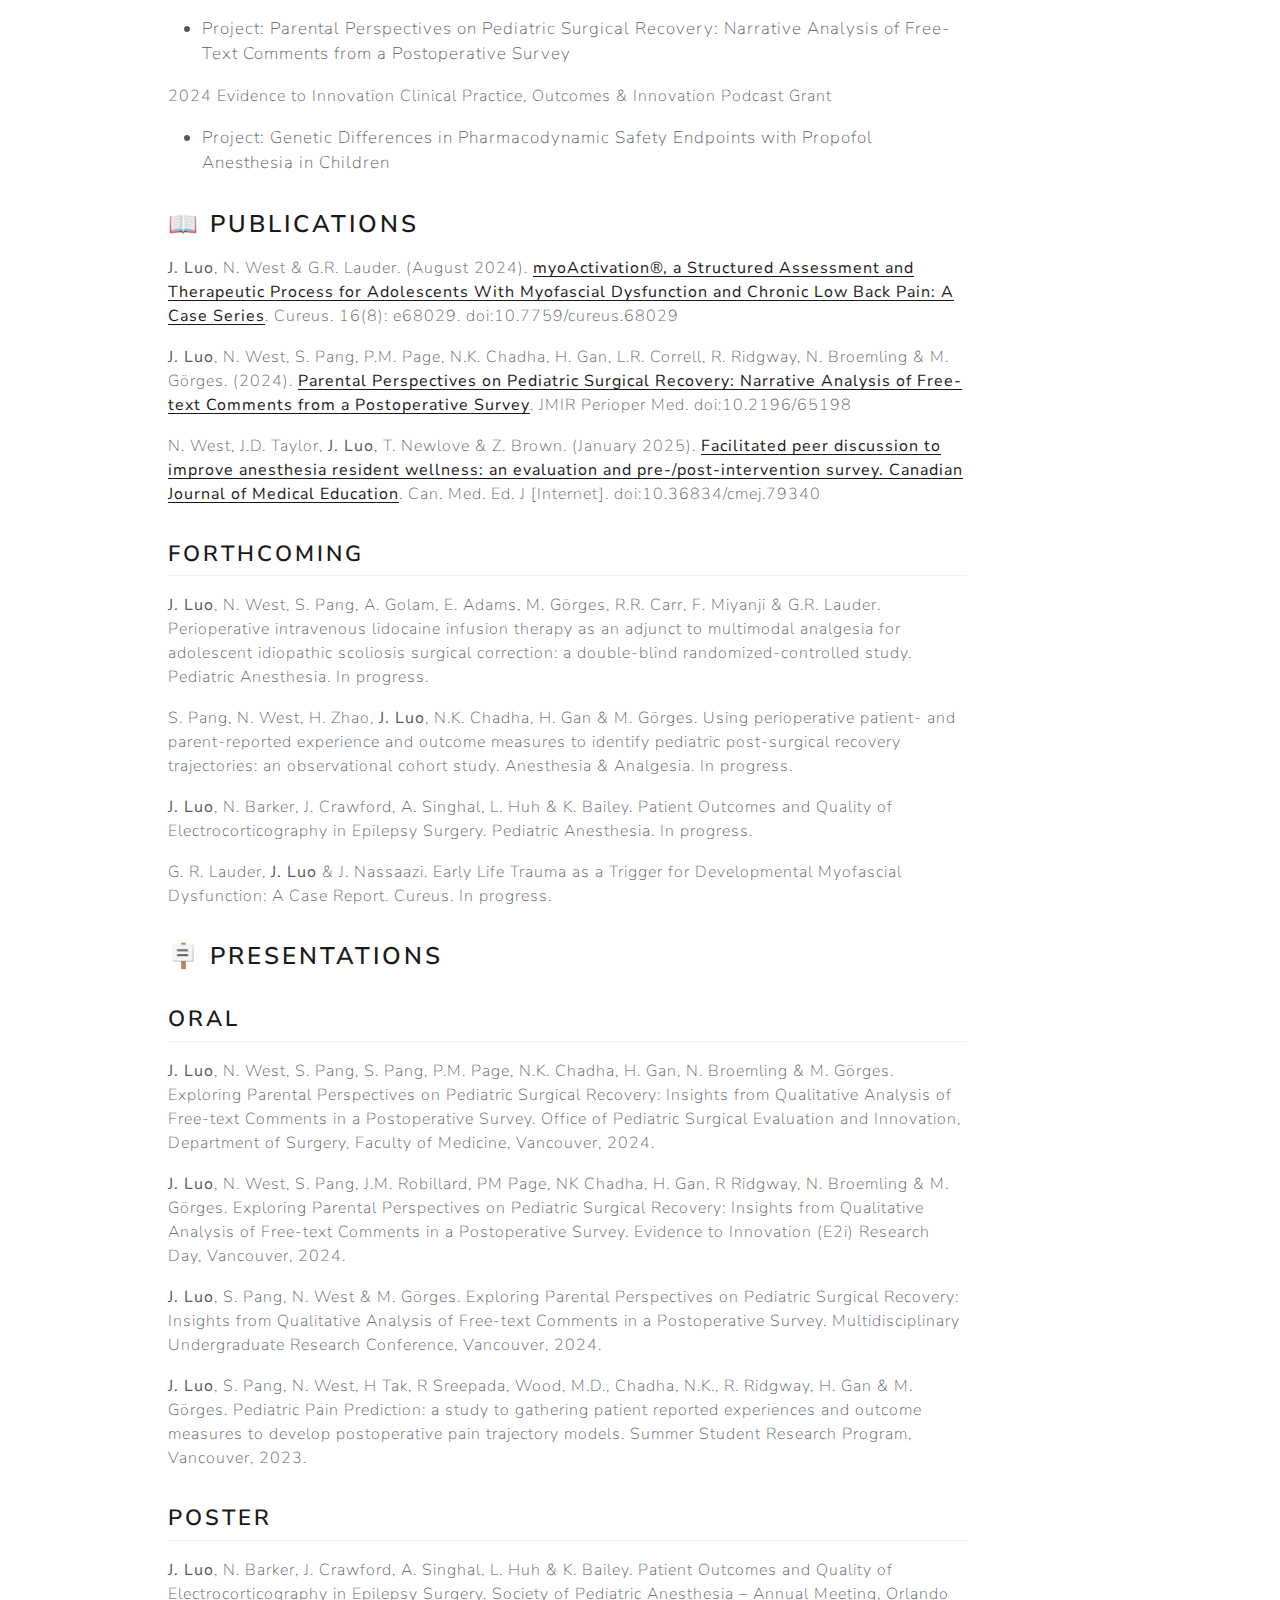
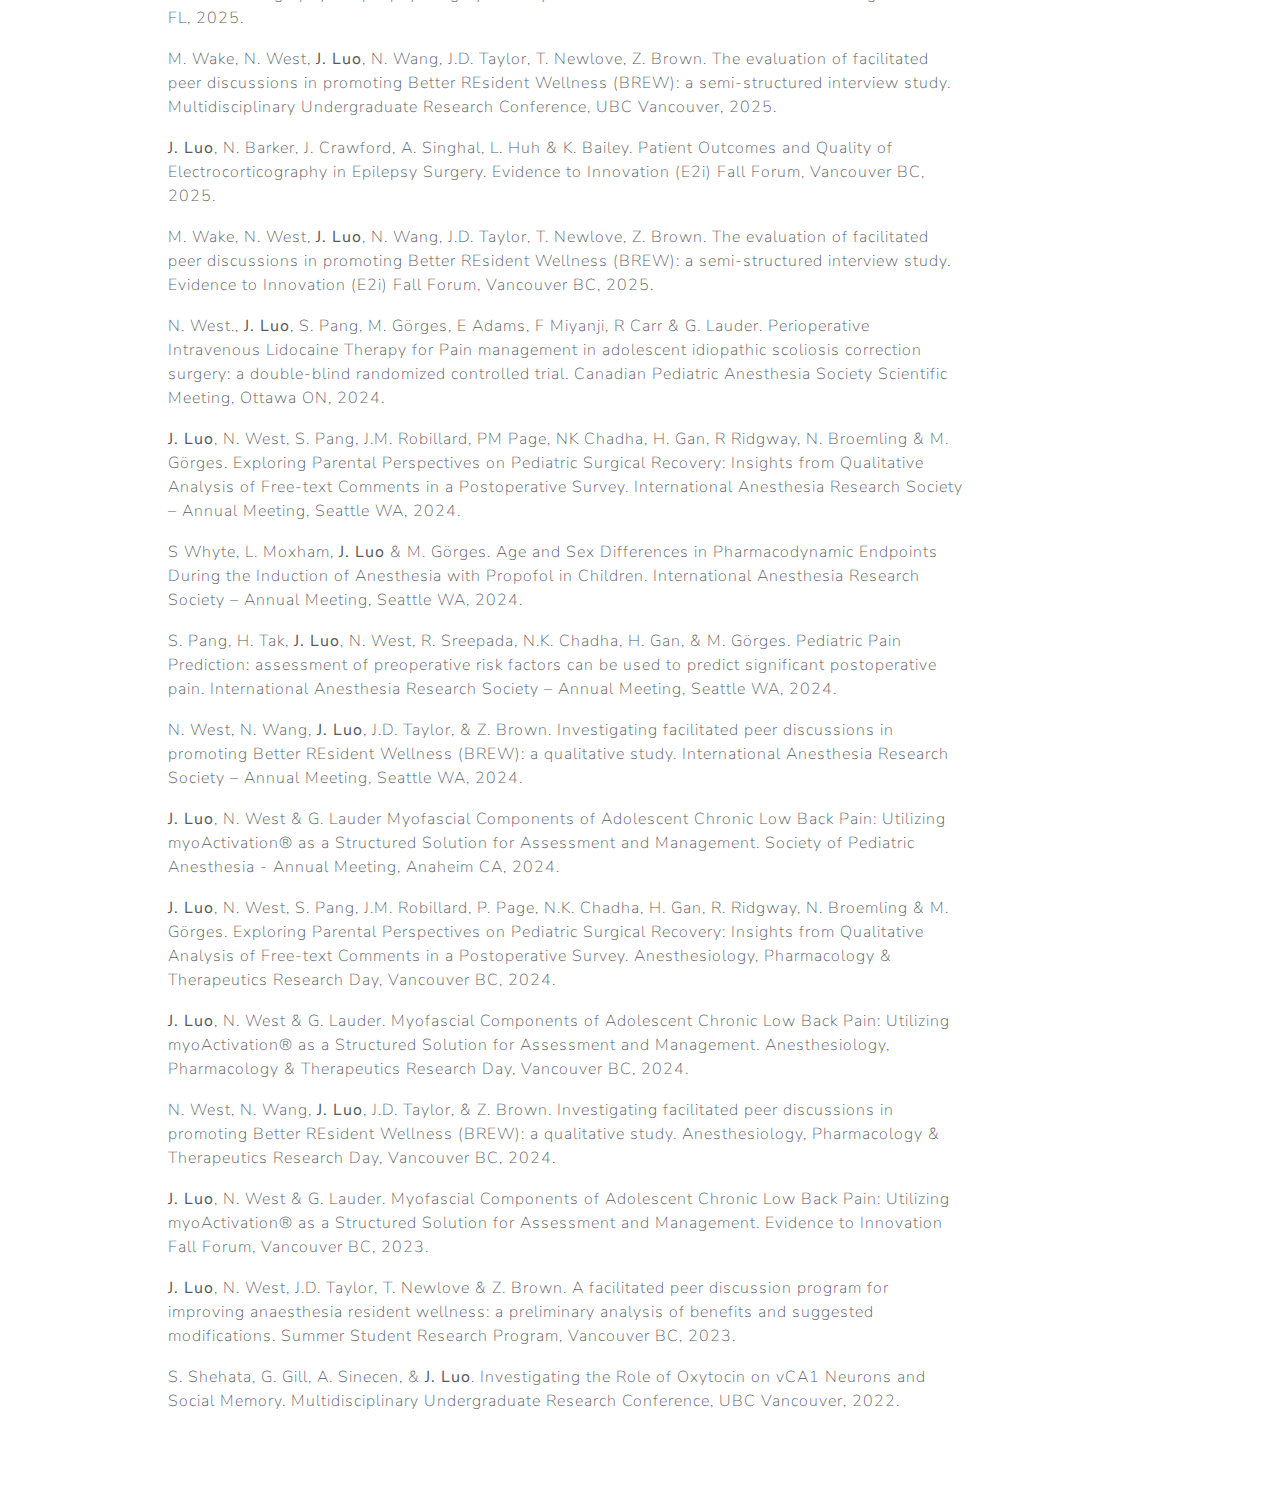
<file: docs/research.html>
<!DOCTYPE html>
<html xmlns="http://www.w3.org/1999/xhtml" lang="en" xml:lang="en"><head>

<meta charset="utf-8">
<meta name="generator" content="quarto-1.6.40">

<meta name="viewport" content="width=device-width, initial-scale=1.0, user-scalable=yes">


<title>research – Jessica Luo</title>
<style>
code{white-space: pre-wrap;}
span.smallcaps{font-variant: small-caps;}
div.columns{display: flex; gap: min(4vw, 1.5em);}
div.column{flex: auto; overflow-x: auto;}
div.hanging-indent{margin-left: 1.5em; text-indent: -1.5em;}
ul.task-list{list-style: none;}
ul.task-list li input[type="checkbox"] {
  width: 0.8em;
  margin: 0 0.8em 0.2em -1em; /* quarto-specific, see https://github.com/quarto-dev/quarto-cli/issues/4556 */ 
  vertical-align: middle;
}
</style>


<script src="site_libs/quarto-nav/quarto-nav.js"></script>
<script src="site_libs/quarto-nav/headroom.min.js"></script>
<script src="site_libs/clipboard/clipboard.min.js"></script>
<script src="site_libs/quarto-search/autocomplete.umd.js"></script>
<script src="site_libs/quarto-search/fuse.min.js"></script>
<script src="site_libs/quarto-search/quarto-search.js"></script>
<meta name="quarto:offset" content="./">
<script src="site_libs/quarto-html/quarto.js"></script>
<script src="site_libs/quarto-html/popper.min.js"></script>
<script src="site_libs/quarto-html/tippy.umd.min.js"></script>
<script src="site_libs/quarto-html/anchor.min.js"></script>
<link href="site_libs/quarto-html/tippy.css" rel="stylesheet">
<link href="site_libs/quarto-html/quarto-syntax-highlighting-549806ee2085284f45b00abea8c6df48.css" rel="stylesheet" id="quarto-text-highlighting-styles">
<script src="site_libs/bootstrap/bootstrap.min.js"></script>
<link href="site_libs/bootstrap/bootstrap-icons.css" rel="stylesheet">
<link href="site_libs/bootstrap/bootstrap-881dbf22b6519a92eba1056030b61ac1.min.css" rel="stylesheet" append-hash="true" id="quarto-bootstrap" data-mode="light">
<script id="quarto-search-options" type="application/json">{
  "location": "navbar",
  "copy-button": false,
  "collapse-after": 3,
  "panel-placement": "end",
  "type": "overlay",
  "limit": 50,
  "keyboard-shortcut": [
    "f",
    "/",
    "s"
  ],
  "show-item-context": false,
  "language": {
    "search-no-results-text": "No results",
    "search-matching-documents-text": "matching documents",
    "search-copy-link-title": "Copy link to search",
    "search-hide-matches-text": "Hide additional matches",
    "search-more-match-text": "more match in this document",
    "search-more-matches-text": "more matches in this document",
    "search-clear-button-title": "Clear",
    "search-text-placeholder": "",
    "search-detached-cancel-button-title": "Cancel",
    "search-submit-button-title": "Submit",
    "search-label": "Search"
  }
}</script>
<style>html{ scroll-behavior: smooth; }</style>


<link rel="stylesheet" href="styles.css">
</head>

<body class="nav-fixed">

<div id="quarto-search-results"></div>
  <header id="quarto-header" class="headroom fixed-top">
    <nav class="navbar navbar-expand-lg " data-bs-theme="dark">
      <div class="navbar-container container-fluid">
      <div class="navbar-brand-container mx-auto">
    <a class="navbar-brand" href="./index.html">
    <span class="navbar-title">Jessica Luo</span>
    </a>
  </div>
            <div id="quarto-search" class="" title="Search"></div>
          <button class="navbar-toggler" type="button" data-bs-toggle="collapse" data-bs-target="#navbarCollapse" aria-controls="navbarCollapse" role="menu" aria-expanded="false" aria-label="Toggle navigation" onclick="if (window.quartoToggleHeadroom) { window.quartoToggleHeadroom(); }">
  <span class="navbar-toggler-icon"></span>
</button>
          <div class="collapse navbar-collapse" id="navbarCollapse">
            <ul class="navbar-nav navbar-nav-scroll ms-auto">
  <li class="nav-item">
    <a class="nav-link" href="./index.html"> 
<span class="menu-text">home</span></a>
  </li>  
  <li class="nav-item">
    <a class="nav-link" href="./about.html"> 
<span class="menu-text">about</span></a>
  </li>  
  <li class="nav-item">
    <a class="nav-link active" href="./research.html" aria-current="page"> 
<span class="menu-text">CV</span></a>
  </li>  
  <li class="nav-item">
    <a class="nav-link" href="./projects.html"> 
<span class="menu-text">projects</span></a>
  </li>  
  <li class="nav-item">
    <a class="nav-link" href="./contact.html"> 
<span class="menu-text">contact</span></a>
  </li>  
</ul>
          </div> <!-- /navcollapse -->
            <div class="quarto-navbar-tools">
</div>
      </div> <!-- /container-fluid -->
    </nav>
</header>
<!-- content -->
<div id="quarto-content" class="quarto-container page-columns page-rows-contents page-layout-article page-navbar">
<!-- sidebar -->
<!-- margin-sidebar -->
    <div id="quarto-margin-sidebar" class="sidebar margin-sidebar">
        <nav id="TOC" role="doc-toc" class="toc-active" data-toc-expanded="99">
    <h2 id="toc-title">Navigate</h2>
   
  <ul>
  <li><a href="#research-experience" id="toc-research-experience" class="nav-link active" data-scroll-target="#research-experience">👩🏻‍🎓 RESEARCH EXPERIENCE</a>
  <ul class="collapse">
  <li><a href="#clinical-research-assistant" id="toc-clinical-research-assistant" class="nav-link" data-scroll-target="#clinical-research-assistant">Clinical Research Assistant</a></li>
  <li><a href="#volunteer-research-assistant" id="toc-volunteer-research-assistant" class="nav-link" data-scroll-target="#volunteer-research-assistant">Volunteer Research Assistant</a></li>
  <li><a href="#research-mentee" id="toc-research-mentee" class="nav-link" data-scroll-target="#research-mentee">Research Mentee</a></li>
  </ul></li>
  <li><a href="#grants-awards" id="toc-grants-awards" class="nav-link" data-scroll-target="#grants-awards">🏅 GRANTS &amp; AWARDS</a></li>
  <li><a href="#publications" id="toc-publications" class="nav-link" data-scroll-target="#publications">📖 PUBLICATIONS</a>
  <ul class="collapse">
  <li><a href="#forthcoming" id="toc-forthcoming" class="nav-link" data-scroll-target="#forthcoming">forthcoming</a></li>
  </ul></li>
  <li><a href="#presentations" id="toc-presentations" class="nav-link" data-scroll-target="#presentations">🪧 PRESENTATIONS</a>
  <ul class="collapse">
  <li><a href="#oral" id="toc-oral" class="nav-link" data-scroll-target="#oral">oral</a></li>
  <li><a href="#poster" id="toc-poster" class="nav-link" data-scroll-target="#poster">poster</a></li>
  </ul></li>
  </ul>
<div class="quarto-other-links"><h2>Other Links</h2><ul><li><a href="https://www.linkedin.com/in/luo-jessica/"><i class="bi bi-link-45deg"></i>LinkedIn</a></li><li><a href="https://www.researchgate.net/profile/Jessica-Luo-12"><i class="bi bi-link-45deg"></i>ResearchGate</a></li></ul></div></nav>
    </div>
<!-- main -->
<main class="content" id="quarto-document-content"><header id="title-block-header" class="quarto-title-block"></header>




<style>
.toc-content {
    font-size: 10px;
}
.toc-title {
    font-size: 11px;
}
</style>
<p>📄 <strong>View a PDF of <a href="files/JessicaLuo_CV_2025.pdf">Jessica Luo’s CV</a></strong></p>
<section id="research-experience" class="level1">
<h1>👩🏻‍🎓 RESEARCH EXPERIENCE</h1>
<section id="clinical-research-assistant" class="level2">
<h2 class="anchored" data-anchor-id="clinical-research-assistant">Clinical Research Assistant</h2>
<p>May 2023 – August 2024</p>
<p>Pediatric Anesthesia Research Team, BC Children’s Hospital, Vancouver, BC</p>
<ul>
<li><p>Recruited patients and their families in person by explaining studies and obtaining informed consent</p></li>
<li><p>Adhered to protocols and procedures in operating rooms and anesthetic care units, ensuring research data was collected properly, and thinking critically if protocol deviations arise</p></li>
<li><p>Performed chart reviews of paper and electronic medical health records (Cerner PowerChart, CST Cerner)</p></li>
<li><p>Interpreted and analyzed quantitative data using R; qualitative data using NVivo</p></li>
<li><p>Conducted semi-structured interviews for research purposes using Zoom</p></li>
<li><p>Supported various projects (clinical drug trials, longitudinal survey studies, quality improvement) from initial to final stages (study conception; research ethics applications; REDCap project set-up; analysis using R, NVivo, and Excel; manuscript writing/preparation/submission)</p></li>
</ul>
</section>
<section id="volunteer-research-assistant" class="level2">
<h2 class="anchored" data-anchor-id="volunteer-research-assistant">Volunteer Research Assistant</h2>
<p>November 2022 – March 2023</p>
<p>UBC Perinatal Anxiety Research Lab, Vancouver, BC</p>
<ul>
<li><p>Recruited potential research participants online, through social media and email, by informing them about study parameters and procedures</p></li>
<li><p>Ensured participant questions were answered while following TCPS 2 protocols and guidelines</p></li>
<li><p>Built relationships with organizations and tracked external partnerships by maintaining documentation of recruitment history through excel</p></li>
</ul>
</section>
<section id="research-mentee" class="level2">
<h2 class="anchored" data-anchor-id="research-mentee">Research Mentee</h2>
<p>October 2021 – March 2022</p>
<p>UBC Murphy Lab/Dynamic Circuits for Brain Health, Vancouver, BC</p>
<ul>
<li><p>Conducted online literature reviews on rodent neuroscience research</p></li>
<li><p>Supported data collection of rodent subjects and analysis using Python, Raspberry Pi and MATLAB</p></li>
<li><p>Created a research project with four other team members and presented the poster at the Multidisciplinary Undergraduate Research Conference</p></li>
</ul>
</section>
</section>
<section id="grants-awards" class="level1">
<h1>🏅 GRANTS &amp; AWARDS</h1>
<p>2025 Evidence to Innovation Clinical Practice, Outcomes &amp; Innovation Podcast Grant</p>
<ul>
<li>Project: Patient Outcomes and Quality of Electrocorticography in Epilepsy Surgery</li>
</ul>
<p>2025 Evidence to Innovation Publication Support Award</p>
<ul>
<li>Project: Parental Perspectives on Pediatric Surgical Recovery: Narrative Analysis of Free-Text Comments from a Postoperative Survey</li>
</ul>
<p>2024 Evidence to Innovation Clinical Practice, Outcomes &amp; Innovation Podcast Grant</p>
<ul>
<li>Project: Genetic Differences in Pharmacodynamic Safety Endpoints with Propofol Anesthesia in Children</li>
</ul>
</section>
<section id="publications" class="level1">
<h1>📖 PUBLICATIONS</h1>
<p><strong>J. Luo</strong>, N. West &amp; G.R. Lauder. (August 2024). <a href="https://doi.org/10.7759/cureus.68029">myoActivation®, a Structured Assessment and Therapeutic Process for Adolescents With Myofascial Dysfunction and Chronic Low Back Pain: A Case Series</a>. Cureus. 16(8): e68029. doi:10.7759/cureus.68029</p>
<p><strong>J. Luo</strong>, N. West, S. Pang, P.M. Page, N.K. Chadha, H. Gan, L.R. Correll, R. Ridgway, N. Broemling &amp; M. Görges. (2024). <a href="https://periop.jmir.org/2024/1/e65198">Parental Perspectives on Pediatric Surgical Recovery: Narrative Analysis of Free-text Comments from a Postoperative Survey</a>. JMIR Perioper Med. doi:10.2196/65198</p>
<p>N. West, J.D. Taylor, <strong>J. Luo</strong>, T. Newlove &amp; Z. Brown. (January 2025). <a href="https://journalhosting.ucalgary.ca/index.php/cmej/article/view/79340">Facilitated peer discussion to improve anesthesia resident wellness: an evaluation and pre-/post-intervention survey. Canadian Journal of Medical Education</a>. Can. Med. Ed. J [Internet]. doi:10.36834/cmej.79340</p>
<section id="forthcoming" class="level2">
<h2 class="anchored" data-anchor-id="forthcoming">forthcoming</h2>
<p><strong>J. Luo</strong>, N. West, S. Pang, A. Golam, E. Adams, M. Görges, R.R. Carr, F. Miyanji &amp; G.R. Lauder. Perioperative intravenous lidocaine infusion therapy as an adjunct to multimodal analgesia for adolescent idiopathic scoliosis surgical correction: a double-blind randomized-controlled study. Pediatric Anesthesia. In progress.</p>
<p>S. Pang, N. West, H. Zhao, <strong>J. Luo</strong>, N.K. Chadha, H. Gan &amp; M. Görges. Using perioperative patient- and parent-reported experience and outcome measures to identify pediatric post-surgical recovery trajectories: an observational cohort study. Anesthesia &amp; Analgesia. In progress.</p>
<p><strong>J. Luo</strong>, N. Barker, J. Crawford, A. Singhal, L. Huh &amp; K. Bailey. Patient Outcomes and Quality of Electrocorticography in Epilepsy Surgery. Pediatric Anesthesia. In progress.</p>
<p>G. R. Lauder, <strong>J. Luo</strong> &amp; J. Nassaazi. Early Life Trauma as a Trigger for Developmental Myofascial Dysfunction: A Case Report. Cureus. In progress.</p>
</section>
</section>
<section id="presentations" class="level1">
<h1>🪧 PRESENTATIONS</h1>
<section id="oral" class="level2">
<h2 class="anchored" data-anchor-id="oral">oral</h2>
<p><strong>J. Luo</strong>, N. West, S. Pang, S. Pang, P.M. Page, N.K. Chadha, H. Gan, N. Broemling &amp; M. Görges. Exploring Parental Perspectives on Pediatric Surgical Recovery: Insights from Qualitative Analysis of Free-text Comments in a Postoperative Survey. Office of Pediatric Surgical Evaluation and Innovation, Department of Surgery, Faculty of Medicine, Vancouver, 2024.</p>
<p><strong>J. Luo</strong>, N. West, S. Pang, J.M. Robillard, PM Page, NK Chadha, H. Gan, R Ridgway, N. Broemling &amp; M. Görges. Exploring Parental Perspectives on Pediatric Surgical Recovery: Insights from Qualitative Analysis of Free-text Comments in a Postoperative Survey. Evidence to Innovation (E2i) Research Day, Vancouver, 2024.</p>
<p><strong>J. Luo</strong>, S. Pang, N. West &amp; M. Görges. Exploring Parental Perspectives on Pediatric Surgical Recovery: Insights from Qualitative Analysis of Free-text Comments in a Postoperative Survey. Multidisciplinary Undergraduate Research Conference, Vancouver, 2024.</p>
<p><strong>J. Luo</strong>, S. Pang, N. West, H Tak, R Sreepada, Wood, M.D., Chadha, N.K., R. Ridgway, H. Gan &amp; M. Görges. Pediatric Pain Prediction: a study to gathering patient reported experiences and outcome measures to develop postoperative pain trajectory models. Summer Student Research Program, Vancouver, 2023.</p>
</section>
<section id="poster" class="level2">
<h2 class="anchored" data-anchor-id="poster">poster</h2>
<p><strong>J. Luo</strong>, N. Barker, J. Crawford, A. Singhal, L. Huh &amp; K. Bailey. Patient Outcomes and Quality of Electrocorticography in Epilepsy Surgery. Society of Pediatric Anesthesia – Annual Meeting, Orlando FL, 2025.</p>
<p>M. Wake, N. West, <strong>J. Luo</strong>, N. Wang, J.D. Taylor, T. Newlove, Z. Brown. The evaluation of facilitated peer discussions in promoting Better REsident Wellness (BREW): a semi-structured interview study. Multidisciplinary Undergraduate Research Conference, UBC Vancouver, 2025.</p>
<p><strong>J. Luo</strong>, N. Barker, J. Crawford, A. Singhal, L. Huh &amp; K. Bailey. Patient Outcomes and Quality of Electrocorticography in Epilepsy Surgery. Evidence to Innovation (E2i) Fall Forum, Vancouver BC, 2025.</p>
<p>M. Wake, N. West, <strong>J. Luo</strong>, N. Wang, J.D. Taylor, T. Newlove, Z. Brown. The evaluation of facilitated peer discussions in promoting Better REsident Wellness (BREW): a semi-structured interview study. Evidence to Innovation (E2i) Fall Forum, Vancouver BC, 2025.</p>
<p>N. West., <strong>J. Luo</strong>, S. Pang, M. Görges, E Adams, F Miyanji, R Carr &amp; G. Lauder. Perioperative Intravenous Lidocaine Therapy for Pain management in adolescent idiopathic scoliosis correction surgery: a double-blind randomized controlled trial. Canadian Pediatric Anesthesia Society Scientific Meeting, Ottawa ON, 2024.</p>
<p><strong>J. Luo</strong>, N. West, S. Pang, J.M. Robillard, PM Page, NK Chadha, H. Gan, R Ridgway, N. Broemling &amp; M. Görges. Exploring Parental Perspectives on Pediatric Surgical Recovery: Insights from Qualitative Analysis of Free-text Comments in a Postoperative Survey. International Anesthesia Research Society – Annual Meeting, Seattle WA, 2024.</p>
<p>S Whyte, L. Moxham, <strong>J. Luo</strong> &amp; M. Görges. Age and Sex Differences in Pharmacodynamic Endpoints During the Induction of Anesthesia with Propofol in Children. International Anesthesia Research Society – Annual Meeting, Seattle WA, 2024.</p>
<p>S. Pang, H. Tak, <strong>J. Luo</strong>, N. West, R. Sreepada, N.K. Chadha, H. Gan, &amp; M. Görges. Pediatric Pain Prediction: assessment of preoperative risk factors can be used to predict significant postoperative pain. International Anesthesia Research Society – Annual Meeting, Seattle WA, 2024.</p>
<p>N. West, N. Wang, <strong>J. Luo</strong>, J.D. Taylor, &amp; Z. Brown. Investigating facilitated peer discussions in promoting Better REsident Wellness (BREW): a qualitative study. International Anesthesia Research Society – Annual Meeting, Seattle WA, 2024.</p>
<p><strong>J. Luo</strong>, N. West &amp; G. Lauder Myofascial Components of Adolescent Chronic Low Back Pain: Utilizing myoActivation® as a Structured Solution for Assessment and Management. Society of Pediatric Anesthesia - Annual Meeting, Anaheim CA, 2024.</p>
<p><strong>J. Luo</strong>, N. West, S. Pang, J.M. Robillard, P. Page, N.K. Chadha, H. Gan, R. Ridgway, N. Broemling &amp; M. Görges. Exploring Parental Perspectives on Pediatric Surgical Recovery: Insights from Qualitative Analysis of Free-text Comments in a Postoperative Survey. Anesthesiology, Pharmacology &amp; Therapeutics Research Day, Vancouver BC, 2024.</p>
<p><strong>J. Luo</strong>, N. West &amp; G. Lauder. Myofascial Components of Adolescent Chronic Low Back Pain: Utilizing myoActivation® as a Structured Solution for Assessment and Management. Anesthesiology, Pharmacology &amp; Therapeutics Research Day, Vancouver BC, 2024.</p>
<p>N. West, N. Wang, <strong>J. Luo</strong>, J.D. Taylor, &amp; Z. Brown. Investigating facilitated peer discussions in promoting Better REsident Wellness (BREW): a qualitative study. Anesthesiology, Pharmacology &amp; Therapeutics Research Day, Vancouver BC, 2024.</p>
<p><strong>J. Luo</strong>, N. West &amp; G. Lauder. Myofascial Components of Adolescent Chronic Low Back Pain: Utilizing myoActivation® as a Structured Solution for Assessment and Management. Evidence to Innovation Fall Forum, Vancouver BC, 2023.</p>
<p><strong>J. Luo</strong>, N. West, J.D. Taylor, T. Newlove &amp; Z. Brown. A facilitated peer discussion program for improving anaesthesia resident wellness: a preliminary analysis of benefits and suggested modifications. Summer Student Research Program, Vancouver BC, 2023.</p>
<p>S. Shehata, G. Gill, A. Sinecen, &amp; <strong>J. Luo</strong>. Investigating the Role of Oxytocin on vCA1 Neurons and Social Memory. Multidisciplinary Undergraduate Research Conference, UBC Vancouver, 2022.</p>


</section>
</section>

</main> <!-- /main -->
<script id="quarto-html-after-body" type="application/javascript">
window.document.addEventListener("DOMContentLoaded", function (event) {
  const toggleBodyColorMode = (bsSheetEl) => {
    const mode = bsSheetEl.getAttribute("data-mode");
    const bodyEl = window.document.querySelector("body");
    if (mode === "dark") {
      bodyEl.classList.add("quarto-dark");
      bodyEl.classList.remove("quarto-light");
    } else {
      bodyEl.classList.add("quarto-light");
      bodyEl.classList.remove("quarto-dark");
    }
  }
  const toggleBodyColorPrimary = () => {
    const bsSheetEl = window.document.querySelector("link#quarto-bootstrap");
    if (bsSheetEl) {
      toggleBodyColorMode(bsSheetEl);
    }
  }
  toggleBodyColorPrimary();  
  const icon = "";
  const anchorJS = new window.AnchorJS();
  anchorJS.options = {
    placement: 'right',
    icon: icon
  };
  anchorJS.add('.anchored');
  const isCodeAnnotation = (el) => {
    for (const clz of el.classList) {
      if (clz.startsWith('code-annotation-')) {                     
        return true;
      }
    }
    return false;
  }
  const onCopySuccess = function(e) {
    // button target
    const button = e.trigger;
    // don't keep focus
    button.blur();
    // flash "checked"
    button.classList.add('code-copy-button-checked');
    var currentTitle = button.getAttribute("title");
    button.setAttribute("title", "Copied!");
    let tooltip;
    if (window.bootstrap) {
      button.setAttribute("data-bs-toggle", "tooltip");
      button.setAttribute("data-bs-placement", "left");
      button.setAttribute("data-bs-title", "Copied!");
      tooltip = new bootstrap.Tooltip(button, 
        { trigger: "manual", 
          customClass: "code-copy-button-tooltip",
          offset: [0, -8]});
      tooltip.show();    
    }
    setTimeout(function() {
      if (tooltip) {
        tooltip.hide();
        button.removeAttribute("data-bs-title");
        button.removeAttribute("data-bs-toggle");
        button.removeAttribute("data-bs-placement");
      }
      button.setAttribute("title", currentTitle);
      button.classList.remove('code-copy-button-checked');
    }, 1000);
    // clear code selection
    e.clearSelection();
  }
  const getTextToCopy = function(trigger) {
      const codeEl = trigger.previousElementSibling.cloneNode(true);
      for (const childEl of codeEl.children) {
        if (isCodeAnnotation(childEl)) {
          childEl.remove();
        }
      }
      return codeEl.innerText;
  }
  const clipboard = new window.ClipboardJS('.code-copy-button:not([data-in-quarto-modal])', {
    text: getTextToCopy
  });
  clipboard.on('success', onCopySuccess);
  if (window.document.getElementById('quarto-embedded-source-code-modal')) {
    const clipboardModal = new window.ClipboardJS('.code-copy-button[data-in-quarto-modal]', {
      text: getTextToCopy,
      container: window.document.getElementById('quarto-embedded-source-code-modal')
    });
    clipboardModal.on('success', onCopySuccess);
  }
    var localhostRegex = new RegExp(/^(?:http|https):\/\/localhost\:?[0-9]*\//);
    var mailtoRegex = new RegExp(/^mailto:/);
      var filterRegex = new RegExp('/' + window.location.host + '/');
    var isInternal = (href) => {
        return filterRegex.test(href) || localhostRegex.test(href) || mailtoRegex.test(href);
    }
    // Inspect non-navigation links and adorn them if external
 	var links = window.document.querySelectorAll('a[href]:not(.nav-link):not(.navbar-brand):not(.toc-action):not(.sidebar-link):not(.sidebar-item-toggle):not(.pagination-link):not(.no-external):not([aria-hidden]):not(.dropdown-item):not(.quarto-navigation-tool):not(.about-link)');
    for (var i=0; i<links.length; i++) {
      const link = links[i];
      if (!isInternal(link.href)) {
        // undo the damage that might have been done by quarto-nav.js in the case of
        // links that we want to consider external
        if (link.dataset.originalHref !== undefined) {
          link.href = link.dataset.originalHref;
        }
          // target, if specified
          link.setAttribute("target", "_blank");
          if (link.getAttribute("rel") === null) {
            link.setAttribute("rel", "noopener");
          }
      }
    }
  function tippyHover(el, contentFn, onTriggerFn, onUntriggerFn) {
    const config = {
      allowHTML: true,
      maxWidth: 500,
      delay: 100,
      arrow: false,
      appendTo: function(el) {
          return el.parentElement;
      },
      interactive: true,
      interactiveBorder: 10,
      theme: 'quarto',
      placement: 'bottom-start',
    };
    if (contentFn) {
      config.content = contentFn;
    }
    if (onTriggerFn) {
      config.onTrigger = onTriggerFn;
    }
    if (onUntriggerFn) {
      config.onUntrigger = onUntriggerFn;
    }
    window.tippy(el, config); 
  }
  const noterefs = window.document.querySelectorAll('a[role="doc-noteref"]');
  for (var i=0; i<noterefs.length; i++) {
    const ref = noterefs[i];
    tippyHover(ref, function() {
      // use id or data attribute instead here
      let href = ref.getAttribute('data-footnote-href') || ref.getAttribute('href');
      try { href = new URL(href).hash; } catch {}
      const id = href.replace(/^#\/?/, "");
      const note = window.document.getElementById(id);
      if (note) {
        return note.innerHTML;
      } else {
        return "";
      }
    });
  }
  const xrefs = window.document.querySelectorAll('a.quarto-xref');
  const processXRef = (id, note) => {
    // Strip column container classes
    const stripColumnClz = (el) => {
      el.classList.remove("page-full", "page-columns");
      if (el.children) {
        for (const child of el.children) {
          stripColumnClz(child);
        }
      }
    }
    stripColumnClz(note)
    if (id === null || id.startsWith('sec-')) {
      // Special case sections, only their first couple elements
      const container = document.createElement("div");
      if (note.children && note.children.length > 2) {
        container.appendChild(note.children[0].cloneNode(true));
        for (let i = 1; i < note.children.length; i++) {
          const child = note.children[i];
          if (child.tagName === "P" && child.innerText === "") {
            continue;
          } else {
            container.appendChild(child.cloneNode(true));
            break;
          }
        }
        if (window.Quarto?.typesetMath) {
          window.Quarto.typesetMath(container);
        }
        return container.innerHTML
      } else {
        if (window.Quarto?.typesetMath) {
          window.Quarto.typesetMath(note);
        }
        return note.innerHTML;
      }
    } else {
      // Remove any anchor links if they are present
      const anchorLink = note.querySelector('a.anchorjs-link');
      if (anchorLink) {
        anchorLink.remove();
      }
      if (window.Quarto?.typesetMath) {
        window.Quarto.typesetMath(note);
      }
      if (note.classList.contains("callout")) {
        return note.outerHTML;
      } else {
        return note.innerHTML;
      }
    }
  }
  for (var i=0; i<xrefs.length; i++) {
    const xref = xrefs[i];
    tippyHover(xref, undefined, function(instance) {
      instance.disable();
      let url = xref.getAttribute('href');
      let hash = undefined; 
      if (url.startsWith('#')) {
        hash = url;
      } else {
        try { hash = new URL(url).hash; } catch {}
      }
      if (hash) {
        const id = hash.replace(/^#\/?/, "");
        const note = window.document.getElementById(id);
        if (note !== null) {
          try {
            const html = processXRef(id, note.cloneNode(true));
            instance.setContent(html);
          } finally {
            instance.enable();
            instance.show();
          }
        } else {
          // See if we can fetch this
          fetch(url.split('#')[0])
          .then(res => res.text())
          .then(html => {
            const parser = new DOMParser();
            const htmlDoc = parser.parseFromString(html, "text/html");
            const note = htmlDoc.getElementById(id);
            if (note !== null) {
              const html = processXRef(id, note);
              instance.setContent(html);
            } 
          }).finally(() => {
            instance.enable();
            instance.show();
          });
        }
      } else {
        // See if we can fetch a full url (with no hash to target)
        // This is a special case and we should probably do some content thinning / targeting
        fetch(url)
        .then(res => res.text())
        .then(html => {
          const parser = new DOMParser();
          const htmlDoc = parser.parseFromString(html, "text/html");
          const note = htmlDoc.querySelector('main.content');
          if (note !== null) {
            // This should only happen for chapter cross references
            // (since there is no id in the URL)
            // remove the first header
            if (note.children.length > 0 && note.children[0].tagName === "HEADER") {
              note.children[0].remove();
            }
            const html = processXRef(null, note);
            instance.setContent(html);
          } 
        }).finally(() => {
          instance.enable();
          instance.show();
        });
      }
    }, function(instance) {
    });
  }
      let selectedAnnoteEl;
      const selectorForAnnotation = ( cell, annotation) => {
        let cellAttr = 'data-code-cell="' + cell + '"';
        let lineAttr = 'data-code-annotation="' +  annotation + '"';
        const selector = 'span[' + cellAttr + '][' + lineAttr + ']';
        return selector;
      }
      const selectCodeLines = (annoteEl) => {
        const doc = window.document;
        const targetCell = annoteEl.getAttribute("data-target-cell");
        const targetAnnotation = annoteEl.getAttribute("data-target-annotation");
        const annoteSpan = window.document.querySelector(selectorForAnnotation(targetCell, targetAnnotation));
        const lines = annoteSpan.getAttribute("data-code-lines").split(",");
        const lineIds = lines.map((line) => {
          return targetCell + "-" + line;
        })
        let top = null;
        let height = null;
        let parent = null;
        if (lineIds.length > 0) {
            //compute the position of the single el (top and bottom and make a div)
            const el = window.document.getElementById(lineIds[0]);
            top = el.offsetTop;
            height = el.offsetHeight;
            parent = el.parentElement.parentElement;
          if (lineIds.length > 1) {
            const lastEl = window.document.getElementById(lineIds[lineIds.length - 1]);
            const bottom = lastEl.offsetTop + lastEl.offsetHeight;
            height = bottom - top;
          }
          if (top !== null && height !== null && parent !== null) {
            // cook up a div (if necessary) and position it 
            let div = window.document.getElementById("code-annotation-line-highlight");
            if (div === null) {
              div = window.document.createElement("div");
              div.setAttribute("id", "code-annotation-line-highlight");
              div.style.position = 'absolute';
              parent.appendChild(div);
            }
            div.style.top = top - 2 + "px";
            div.style.height = height + 4 + "px";
            div.style.left = 0;
            let gutterDiv = window.document.getElementById("code-annotation-line-highlight-gutter");
            if (gutterDiv === null) {
              gutterDiv = window.document.createElement("div");
              gutterDiv.setAttribute("id", "code-annotation-line-highlight-gutter");
              gutterDiv.style.position = 'absolute';
              const codeCell = window.document.getElementById(targetCell);
              const gutter = codeCell.querySelector('.code-annotation-gutter');
              gutter.appendChild(gutterDiv);
            }
            gutterDiv.style.top = top - 2 + "px";
            gutterDiv.style.height = height + 4 + "px";
          }
          selectedAnnoteEl = annoteEl;
        }
      };
      const unselectCodeLines = () => {
        const elementsIds = ["code-annotation-line-highlight", "code-annotation-line-highlight-gutter"];
        elementsIds.forEach((elId) => {
          const div = window.document.getElementById(elId);
          if (div) {
            div.remove();
          }
        });
        selectedAnnoteEl = undefined;
      };
        // Handle positioning of the toggle
    window.addEventListener(
      "resize",
      throttle(() => {
        elRect = undefined;
        if (selectedAnnoteEl) {
          selectCodeLines(selectedAnnoteEl);
        }
      }, 10)
    );
    function throttle(fn, ms) {
    let throttle = false;
    let timer;
      return (...args) => {
        if(!throttle) { // first call gets through
            fn.apply(this, args);
            throttle = true;
        } else { // all the others get throttled
            if(timer) clearTimeout(timer); // cancel #2
            timer = setTimeout(() => {
              fn.apply(this, args);
              timer = throttle = false;
            }, ms);
        }
      };
    }
      // Attach click handler to the DT
      const annoteDls = window.document.querySelectorAll('dt[data-target-cell]');
      for (const annoteDlNode of annoteDls) {
        annoteDlNode.addEventListener('click', (event) => {
          const clickedEl = event.target;
          if (clickedEl !== selectedAnnoteEl) {
            unselectCodeLines();
            const activeEl = window.document.querySelector('dt[data-target-cell].code-annotation-active');
            if (activeEl) {
              activeEl.classList.remove('code-annotation-active');
            }
            selectCodeLines(clickedEl);
            clickedEl.classList.add('code-annotation-active');
          } else {
            // Unselect the line
            unselectCodeLines();
            clickedEl.classList.remove('code-annotation-active');
          }
        });
      }
  const findCites = (el) => {
    const parentEl = el.parentElement;
    if (parentEl) {
      const cites = parentEl.dataset.cites;
      if (cites) {
        return {
          el,
          cites: cites.split(' ')
        };
      } else {
        return findCites(el.parentElement)
      }
    } else {
      return undefined;
    }
  };
  var bibliorefs = window.document.querySelectorAll('a[role="doc-biblioref"]');
  for (var i=0; i<bibliorefs.length; i++) {
    const ref = bibliorefs[i];
    const citeInfo = findCites(ref);
    if (citeInfo) {
      tippyHover(citeInfo.el, function() {
        var popup = window.document.createElement('div');
        citeInfo.cites.forEach(function(cite) {
          var citeDiv = window.document.createElement('div');
          citeDiv.classList.add('hanging-indent');
          citeDiv.classList.add('csl-entry');
          var biblioDiv = window.document.getElementById('ref-' + cite);
          if (biblioDiv) {
            citeDiv.innerHTML = biblioDiv.innerHTML;
          }
          popup.appendChild(citeDiv);
        });
        return popup.innerHTML;
      });
    }
  }
});
</script>
</div> <!-- /content -->




<script src="site_libs/quarto-html/zenscroll-min.js"></script>
</body></html>
</file>
<file: docs/site_libs/quarto-html/tippy.css>
.tippy-box[data-animation=fade][data-state=hidden]{opacity:0}[data-tippy-root]{max-width:calc(100vw - 10px)}.tippy-box{position:relative;background-color:#333;color:#fff;border-radius:4px;font-size:14px;line-height:1.4;white-space:normal;outline:0;transition-property:transform,visibility,opacity}.tippy-box[data-placement^=top]>.tippy-arrow{bottom:0}.tippy-box[data-placement^=top]>.tippy-arrow:before{bottom:-7px;left:0;border-width:8px 8px 0;border-top-color:initial;transform-origin:center top}.tippy-box[data-placement^=bottom]>.tippy-arrow{top:0}.tippy-box[data-placement^=bottom]>.tippy-arrow:before{top:-7px;left:0;border-width:0 8px 8px;border-bottom-color:initial;transform-origin:center bottom}.tippy-box[data-placement^=left]>.tippy-arrow{right:0}.tippy-box[data-placement^=left]>.tippy-arrow:before{border-width:8px 0 8px 8px;border-left-color:initial;right:-7px;transform-origin:center left}.tippy-box[data-placement^=right]>.tippy-arrow{left:0}.tippy-box[data-placement^=right]>.tippy-arrow:before{left:-7px;border-width:8px 8px 8px 0;border-right-color:initial;transform-origin:center right}.tippy-box[data-inertia][data-state=visible]{transition-timing-function:cubic-bezier(.54,1.5,.38,1.11)}.tippy-arrow{width:16px;height:16px;color:#333}.tippy-arrow:before{content:"";position:absolute;border-color:transparent;border-style:solid}.tippy-content{position:relative;padding:5px 9px;z-index:1}
</file>
<file: docs/site_libs/quarto-html/quarto-syntax-highlighting-549806ee2085284f45b00abea8c6df48.css>
/* quarto syntax highlight colors */
:root {
  --quarto-hl-ot-color: #003B4F;
  --quarto-hl-at-color: #657422;
  --quarto-hl-ss-color: #20794D;
  --quarto-hl-an-color: #5E5E5E;
  --quarto-hl-fu-color: #4758AB;
  --quarto-hl-st-color: #20794D;
  --quarto-hl-cf-color: #003B4F;
  --quarto-hl-op-color: #5E5E5E;
  --quarto-hl-er-color: #AD0000;
  --quarto-hl-bn-color: #AD0000;
  --quarto-hl-al-color: #AD0000;
  --quarto-hl-va-color: #111111;
  --quarto-hl-bu-color: inherit;
  --quarto-hl-ex-color: inherit;
  --quarto-hl-pp-color: #AD0000;
  --quarto-hl-in-color: #5E5E5E;
  --quarto-hl-vs-color: #20794D;
  --quarto-hl-wa-color: #5E5E5E;
  --quarto-hl-do-color: #5E5E5E;
  --quarto-hl-im-color: #00769E;
  --quarto-hl-ch-color: #20794D;
  --quarto-hl-dt-color: #AD0000;
  --quarto-hl-fl-color: #AD0000;
  --quarto-hl-co-color: #5E5E5E;
  --quarto-hl-cv-color: #5E5E5E;
  --quarto-hl-cn-color: #8f5902;
  --quarto-hl-sc-color: #5E5E5E;
  --quarto-hl-dv-color: #AD0000;
  --quarto-hl-kw-color: #003B4F;
}

/* other quarto variables */
:root {
  --quarto-font-monospace: SFMono-Regular, Menlo, Monaco, Consolas, "Liberation Mono", "Courier New", monospace;
}

pre > code.sourceCode > span {
  color: #003B4F;
}

code span {
  color: #003B4F;
}

code.sourceCode > span {
  color: #003B4F;
}

div.sourceCode,
div.sourceCode pre.sourceCode {
  color: #003B4F;
}

code span.ot {
  color: #003B4F;
  font-style: inherit;
}

code span.at {
  color: #657422;
  font-style: inherit;
}

code span.ss {
  color: #20794D;
  font-style: inherit;
}

code span.an {
  color: #5E5E5E;
  font-style: inherit;
}

code span.fu {
  color: #4758AB;
  font-style: inherit;
}

code span.st {
  color: #20794D;
  font-style: inherit;
}

code span.cf {
  color: #003B4F;
  font-weight: bold;
  font-style: inherit;
}

code span.op {
  color: #5E5E5E;
  font-style: inherit;
}

code span.er {
  color: #AD0000;
  font-style: inherit;
}

code span.bn {
  color: #AD0000;
  font-style: inherit;
}

code span.al {
  color: #AD0000;
  font-style: inherit;
}

code span.va {
  color: #111111;
  font-style: inherit;
}

code span.bu {
  font-style: inherit;
}

code span.ex {
  font-style: inherit;
}

code span.pp {
  color: #AD0000;
  font-style: inherit;
}

code span.in {
  color: #5E5E5E;
  font-style: inherit;
}

code span.vs {
  color: #20794D;
  font-style: inherit;
}

code span.wa {
  color: #5E5E5E;
  font-style: italic;
}

code span.do {
  color: #5E5E5E;
  font-style: italic;
}

code span.im {
  color: #00769E;
  font-style: inherit;
}

code span.ch {
  color: #20794D;
  font-style: inherit;
}

code span.dt {
  color: #AD0000;
  font-style: inherit;
}

code span.fl {
  color: #AD0000;
  font-style: inherit;
}

code span.co {
  color: #5E5E5E;
  font-style: inherit;
}

code span.cv {
  color: #5E5E5E;
  font-style: italic;
}

code span.cn {
  color: #8f5902;
  font-style: inherit;
}

code span.sc {
  color: #5E5E5E;
  font-style: inherit;
}

code span.dv {
  color: #AD0000;
  font-style: inherit;
}

code span.kw {
  color: #003B4F;
  font-weight: bold;
  font-style: inherit;
}

.prevent-inlining {
  content: "</";
}

/*# sourceMappingURL=ae99138f4fbc2fb4c9f5e5cd69c22459.css.map */
</file>
<file: docs/styles.css>
/* css styles */

h1 {
    font-size: 24px;  /* Adjust main headers */
}

h2 {
    font-size: 22px;  /* Adjust subheaders */
}

h3 {
    font-size: 18px;  /* Adjust smaller headers */
}

p {
    font-size: 16px;  /* Adjust normal paragraph text */
}
</file>
